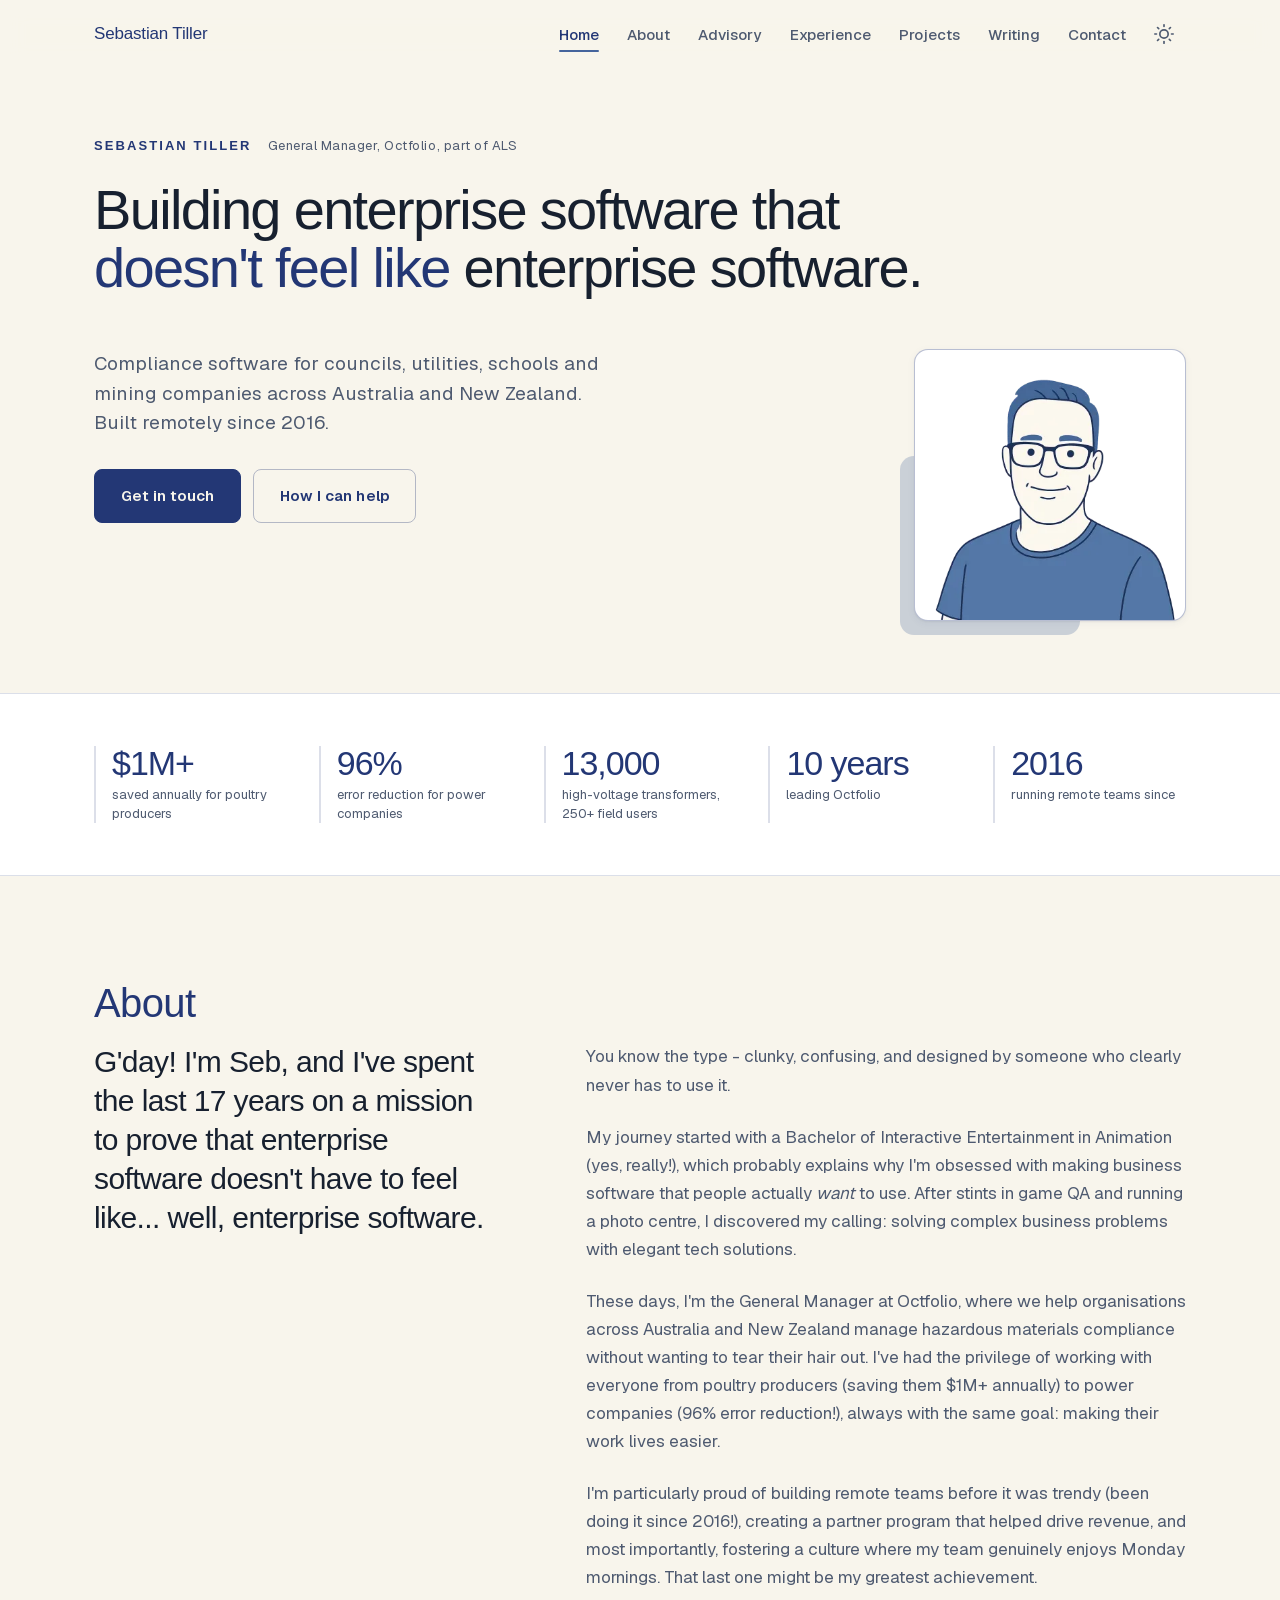
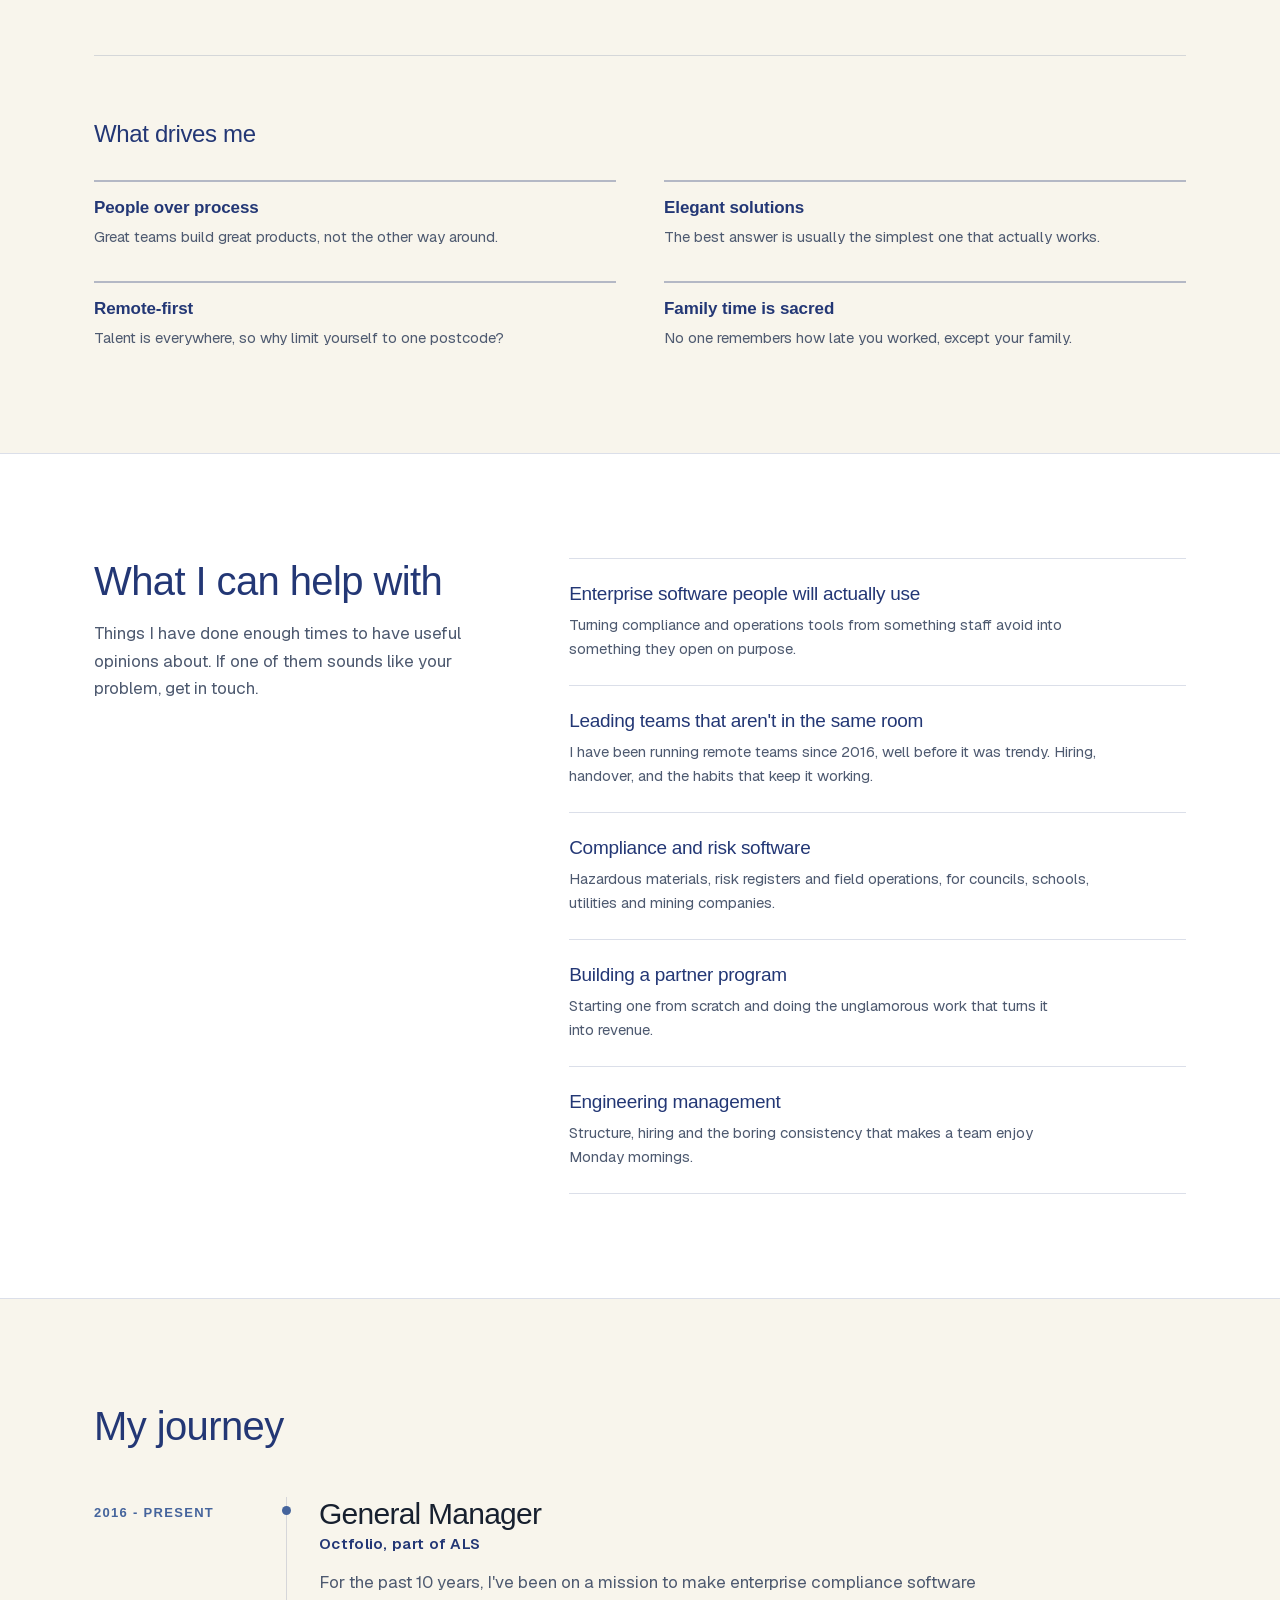
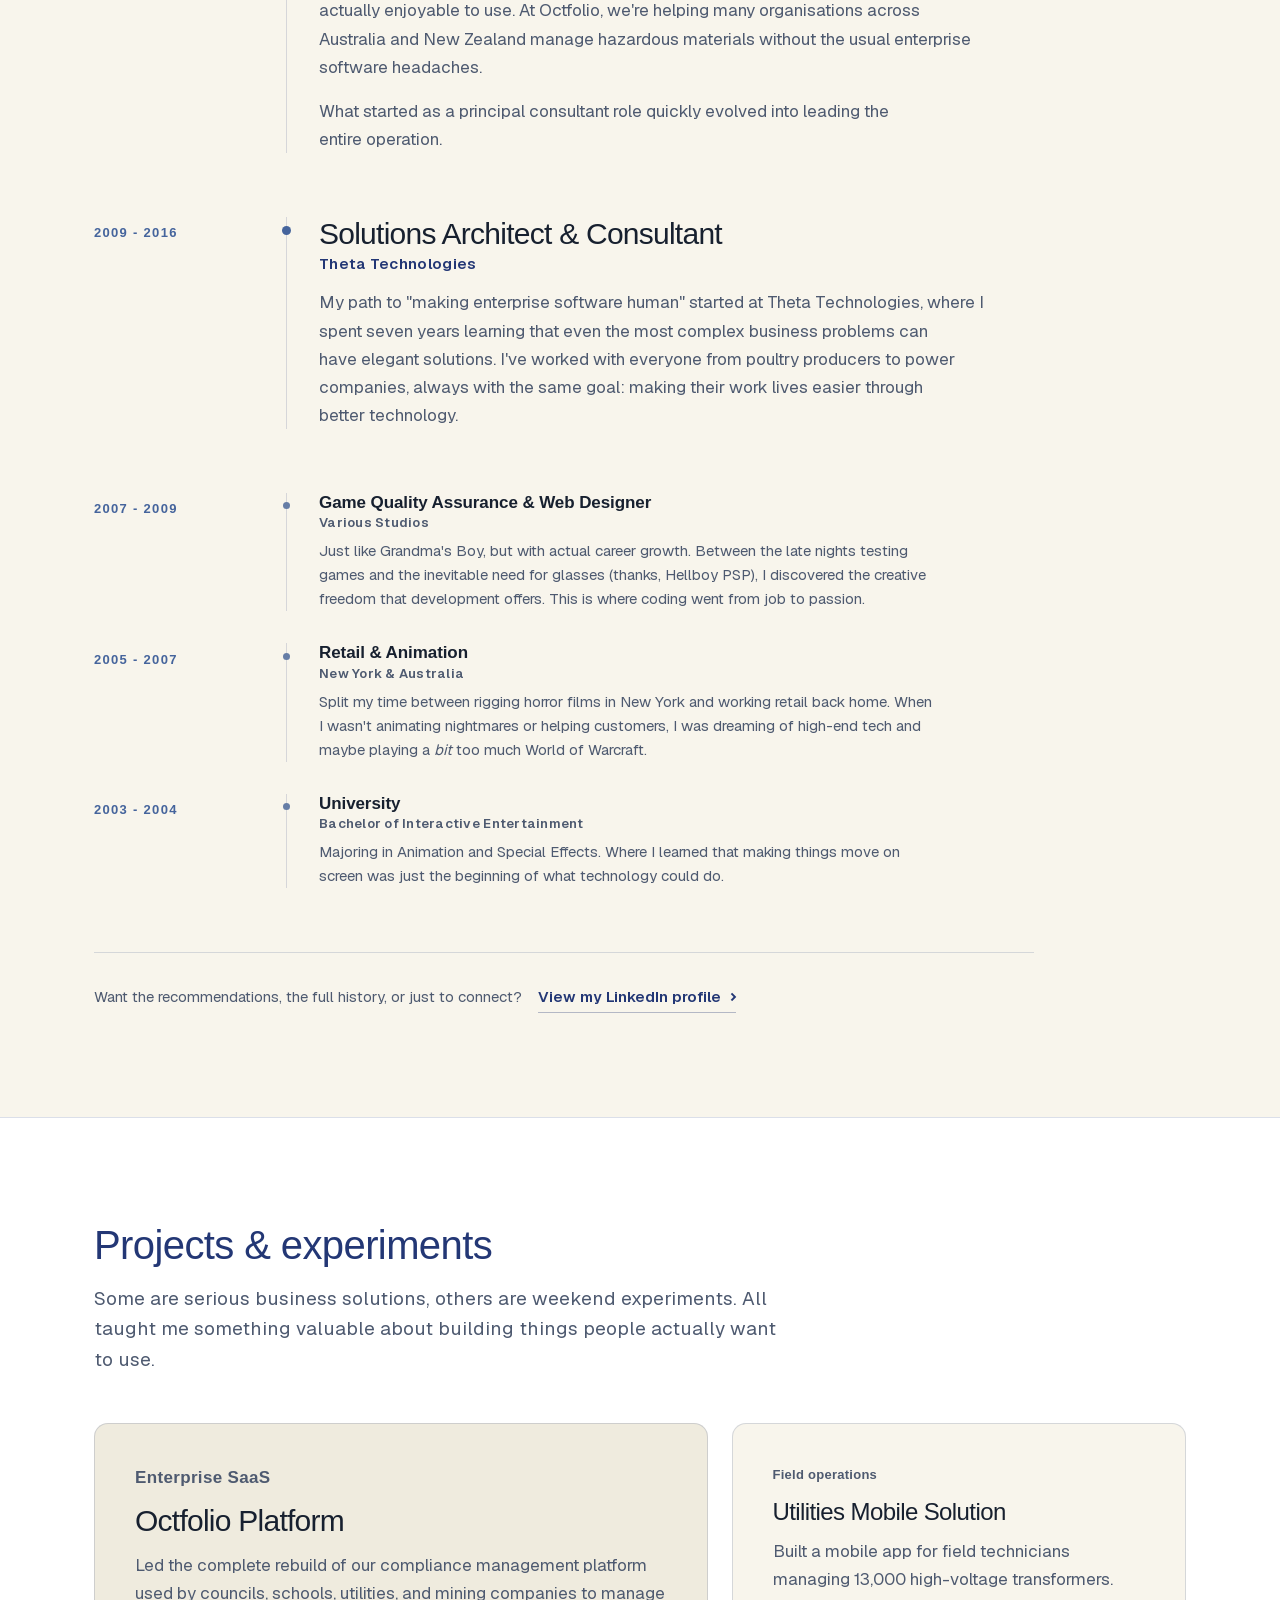
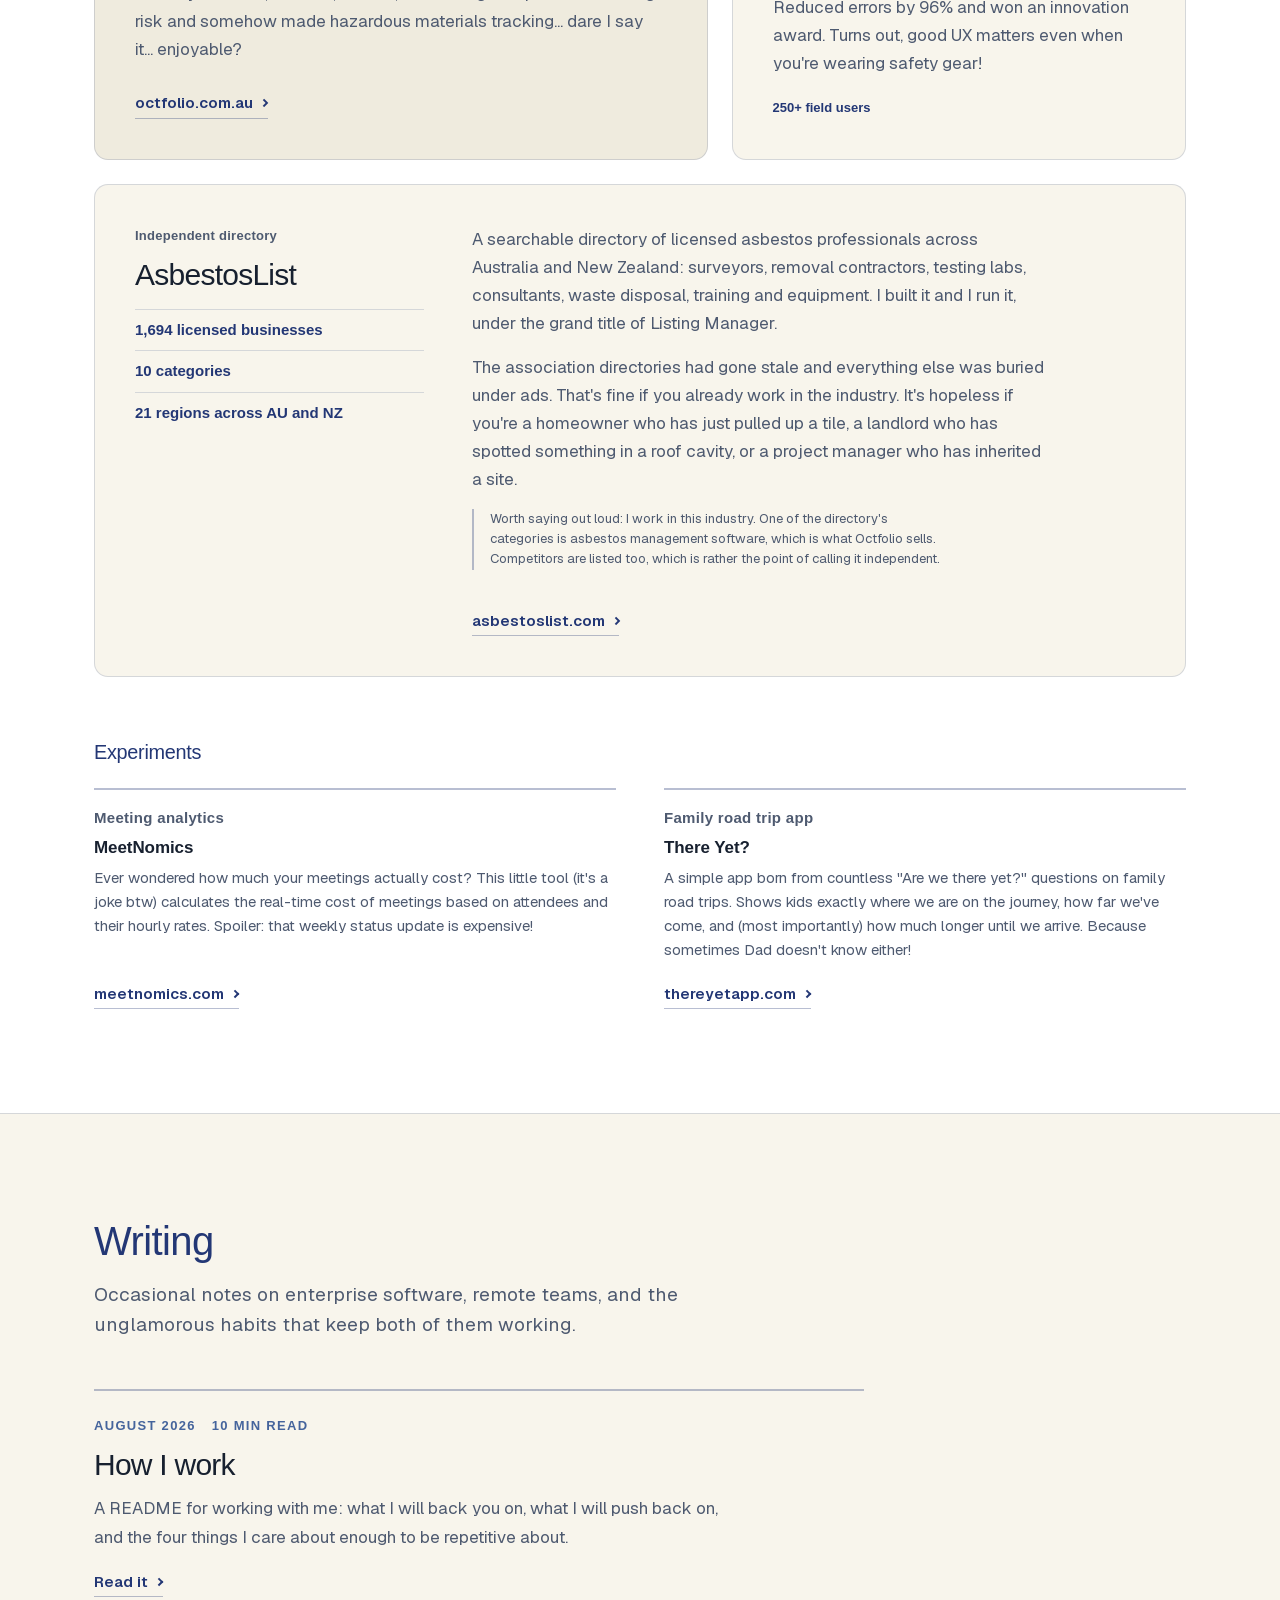
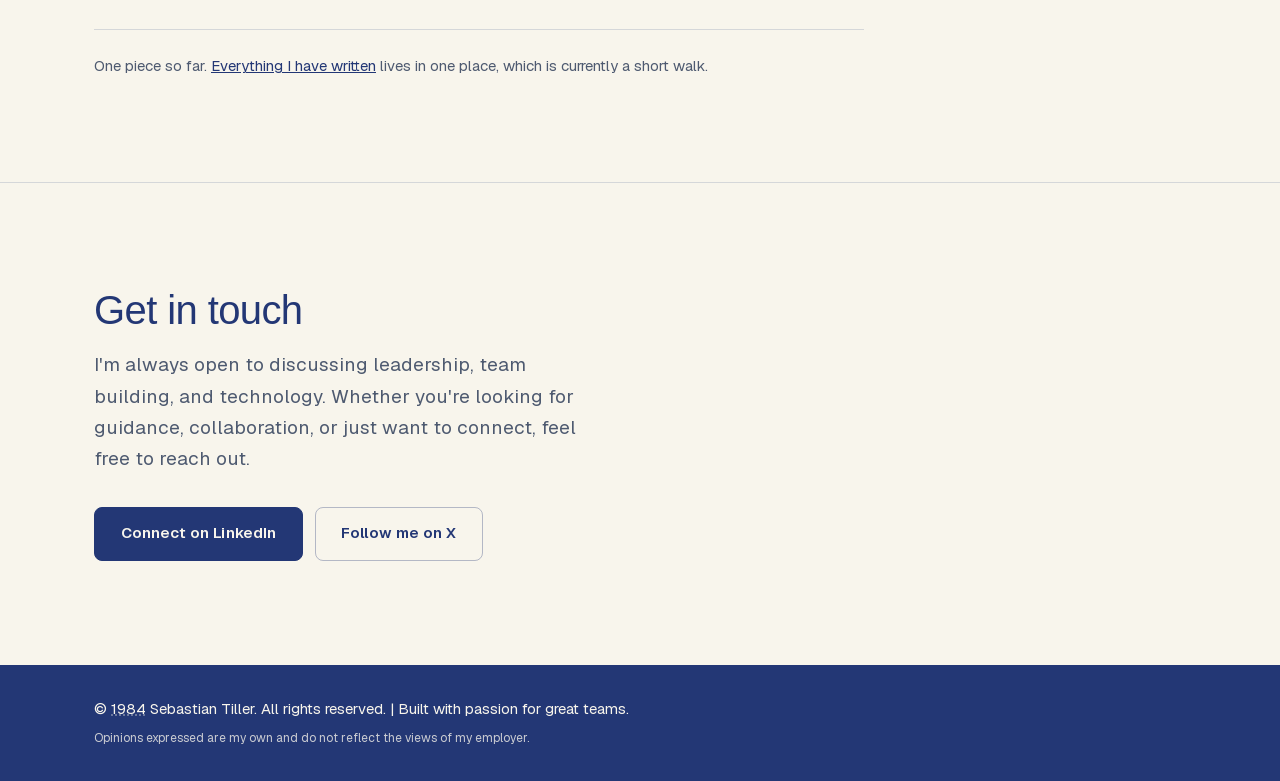
<file: index.html>
<!DOCTYPE html>
<html lang="en-AU">
<head>
    <meta charset="UTF-8">
    <meta name="viewport" content="width=device-width, initial-scale=1.0, viewport-fit=cover, user-scalable=yes">
    <title>Sebastian Tiller - Enterprise software that doesn't feel like enterprise software</title>

    <!-- Security Headers -->
    <meta http-equiv="Content-Security-Policy" content="default-src 'self'; img-src 'self' data: https:; style-src 'self' 'unsafe-inline'; script-src 'self' 'unsafe-inline' https://www.googletagmanager.com https://www.google-analytics.com; font-src 'self'; connect-src 'self' https://www.google-analytics.com https://analytics.google.com https://www.googletagmanager.com; frame-ancestors 'none'; base-uri 'self'; form-action 'self';">
    <meta name="referrer" content="strict-origin-when-cross-origin">
    <meta name="description" content="Building enterprise software that doesn't feel like enterprise software. Sebastian Tiller is General Manager at Octfolio, a technology leader in Australia.">
    <meta name="keywords" content="Sebastian Tiller, Technology Leadership, Team Building, Engineering Management, Career Development">
    <meta name="author" content="Sebastian Tiller">

    <!-- Open Graph / Facebook -->
    <meta property="og:type" content="website">
    <meta property="og:url" content="https://www.sebastiantiller.com/">
    <meta property="og:title" content="Sebastian Tiller - Building enterprise software that doesn't feel like enterprise software">
    <meta property="og:description" content="General Manager at Octfolio, specialising in enterprise software, team building, and remote leadership.">
    <meta property="og:image" content="https://www.sebastiantiller.com/imgs/sebastian-tiller-og-2026.png">
    <meta property="og:image:width" content="1200">
    <meta property="og:image:height" content="630">
    <meta property="og:image:type" content="image/png">
    <meta property="og:image:alt" content="Sebastian Tiller, General Manager at Octfolio - Building enterprise software that doesn't feel like enterprise software">
    <meta property="og:locale" content="en_AU">

    <!-- X (Twitter) -->
    <meta property="twitter:card" content="summary_large_image">
    <meta property="twitter:url" content="https://www.sebastiantiller.com/">
    <meta property="twitter:title" content="Sebastian Tiller - Building enterprise software that doesn't feel like enterprise software">
    <meta property="twitter:description" content="General Manager at Octfolio, specialising in enterprise software, team building, and remote leadership.">
    <meta property="twitter:image" content="https://www.sebastiantiller.com/imgs/sebastian-tiller-og-2026.png">

    <!-- Preconnect to external domains -->
    <link rel="preconnect" href="https://www.linkedin.com">
    <link rel="preconnect" href="https://x.com">

    <!-- Preload critical resources -->
    <link rel="preload" as="image" href="imgs/seb-400.webp" type="image/webp">
    <link rel="preload" as="font" type="font/woff2" href="fonts/space-grotesk-latin.woff2" crossorigin>
    <link rel="preload" as="font" type="font/woff2" href="fonts/geist-latin.woff2" crossorigin>

    <!-- Colour scheme support -->
    <meta name="color-scheme" content="light dark">

    <!-- Theme initialisation (inline, before the stylesheet, to avoid a flash of
         the wrong theme). Also flags that JavaScript is available, so the
         stylesheet only hides content for scroll reveals when JS can show it
         again. Without JS the `js` class is never added and everything renders. -->
    <script>
      (function () {
        document.documentElement.classList.add('js');
        try {
          var savedTheme = localStorage.getItem('theme');
          var theme;
          if (savedTheme === 'dark' || savedTheme === 'light') {
            theme = savedTheme;
          } else {
            theme = window.matchMedia && window.matchMedia('(prefers-color-scheme: dark)').matches ? 'dark' : 'light';
          }
          document.documentElement.setAttribute('data-theme', theme);
        } catch (error) {
          document.documentElement.setAttribute('data-theme', 'light');
        }
      })();
    </script>

    <link rel="stylesheet" href="styles.css">

    <!-- Canonical URL -->
    <link rel="canonical" href="https://www.sebastiantiller.com/">

    <!-- Emoji Favicon -->
    <link rel="icon" href="data:image/svg+xml,<svg xmlns=%22http://www.w3.org/2000/svg%22 viewBox=%220 0 100 100%22><text y=%22.9em%22 font-size=%2290%22>🔧</text></svg>">

    <!-- Structured Data for SEO -->
    <script type="application/ld+json">
    {
        "@context": "https://schema.org",
        "@type": "Person",
        "name": "Sebastian Tiller",
        "givenName": "Sebastian",
        "familyName": "Tiller",
        "alternateName": "Seb Tiller",
        "description": "Technology leader and General Manager at Octfolio, specialising in enterprise software, team building, and remote leadership.",
        "url": "https://www.sebastiantiller.com/",
        "image": "https://www.sebastiantiller.com/imgs/Seb.png",
        "jobTitle": "General Manager",
        "worksFor": {
            "@type": "Organization",
            "name": "Octfolio",
            "description": "Enterprise compliance software for hazardous materials management",
            "parentOrganization": {
                "@type": "Organization",
                "name": "ALS"
            }
        },
        "sameAs": [
            "https://www.linkedin.com/in/sebastiantiller",
            "https://x.com/sebish"
        ],
        "knowsAbout": [
            "Enterprise Software Development",
            "Team Leadership",
            "Remote Team Management",
            "Hazardous Materials Compliance",
            "Business Strategy",
            "Software Architecture"
        ],
        "alumniOf": {
            "@type": "EducationalOrganization",
            "name": "University (Bachelor of Interactive Entertainment)"
        },
        "award": "Innovation Award for Utilities Mobile Solution"
    }
    </script>

    <!-- Website Structured Data -->
    <script type="application/ld+json">
    {
        "@context": "https://schema.org",
        "@type": "WebSite",
        "name": "Sebastian Tiller - Personal Website",
        "url": "https://www.sebastiantiller.com/",
        "description": "Personal website of Sebastian Tiller - Technology leader, General Manager at Octfolio, and advocate for building enterprise software that doesn't feel like enterprise software.",
        "author": {
            "@type": "Person",
            "name": "Sebastian Tiller"
        }
    }
    </script>

    <!-- Projects Structured Data. Creator is asserted only for the projects
         Seb actually built himself; the Octfolio Platform entry deliberately
         records the rebuild he led without claiming sole authorship. -->
    <script type="application/ld+json">
    {
        "@context": "https://schema.org",
        "@type": "ItemList",
        "name": "Projects by Sebastian Tiller",
        "itemListOrder": "https://schema.org/ItemListUnordered",
        "itemListElement": [
            {
                "@type": "ListItem",
                "position": 1,
                "item": {
                    "@type": "SoftwareApplication",
                    "name": "Octfolio Platform",
                    "url": "https://www.octfolio.com.au/",
                    "applicationCategory": "BusinessApplication",
                    "description": "Compliance management platform used by councils, schools, utilities and mining companies to manage hazardous materials and risk. Sebastian Tiller led the complete rebuild.",
                    "publisher": {
                        "@type": "Organization",
                        "name": "Octfolio"
                    }
                }
            },
            {
                "@type": "ListItem",
                "position": 2,
                "item": {
                    "@type": "WebSite",
                    "name": "AsbestosList",
                    "url": "https://asbestoslist.com/",
                    "description": "An independent directory of licensed asbestos professionals across Australia and New Zealand, covering surveyors, removal contractors, testing laboratories, consultants, waste disposal, training and equipment.",
                    "creator": {
                        "@type": "Person",
                        "name": "Sebastian Tiller",
                        "url": "https://www.sebastiantiller.com/"
                    }
                }
            },
            {
                "@type": "ListItem",
                "position": 3,
                "item": {
                    "@type": "WebApplication",
                    "name": "MeetNomics",
                    "url": "https://meetnomics.com/",
                    "applicationCategory": "BusinessApplication",
                    "description": "A tongue-in-cheek tool that calculates the real-time cost of a meeting from its attendees and their hourly rates.",
                    "creator": {
                        "@type": "Person",
                        "name": "Sebastian Tiller",
                        "url": "https://www.sebastiantiller.com/"
                    }
                }
            },
            {
                "@type": "ListItem",
                "position": 4,
                "item": {
                    "@type": "WebApplication",
                    "name": "There Yet?",
                    "url": "https://thereyetapp.com/",
                    "description": "A family road trip app that shows kids where they are on the journey, how far they have come, and how much longer until they arrive.",
                    "creator": {
                        "@type": "Person",
                        "name": "Sebastian Tiller",
                        "url": "https://www.sebastiantiller.com/"
                    }
                }
            }
        ]
    }
    </script>

    <!-- Google tag (gtag.js) -->
    <script async src="https://www.googletagmanager.com/gtag/js?id=G-3JDFV7PDCG"></script>
    <script>
      window.dataLayer = window.dataLayer || [];
      function gtag(){dataLayer.push(arguments);}
      gtag('js', new Date());

      gtag('config', 'G-3JDFV7PDCG');
    </script>
</head>
<body>
    <!-- Skip to main content link for accessibility -->
    <a href="#main-content" class="skip-link">Skip to main content</a>

    <!-- Navigation -->
    <nav class="navbar" role="navigation" aria-label="Main navigation">
        <div class="container">
            <a href="#home" class="nav-brand">Sebastian Tiller</a>
            <ul class="nav-menu" id="primary-navigation">
                <li><a href="#home" class="nav-link">Home</a></li>
                <li><a href="#about" class="nav-link">About</a></li>
                <li><a href="#advisory" class="nav-link">Advisory</a></li>
                <li><a href="#experience" class="nav-link">Experience</a></li>
                <li><a href="#projects" class="nav-link">Projects</a></li>
                <li><a href="#writing" class="nav-link">Writing</a></li>
                <li><a href="#contact" class="nav-link">Contact</a></li>
            </ul>
            <div class="nav-actions">
                <button class="theme-toggle" aria-label="Toggle dark mode" title="Toggle dark mode">
                    <svg class="sun-icon" width="20" height="20" viewBox="0 0 24 24" fill="none" stroke="currentColor" stroke-width="2" stroke-linecap="round" stroke-linejoin="round" aria-hidden="true" focusable="false">
                        <circle cx="12" cy="12" r="5"></circle>
                        <line x1="12" y1="1" x2="12" y2="3"></line>
                        <line x1="12" y1="21" x2="12" y2="23"></line>
                        <line x1="4.22" y1="4.22" x2="5.64" y2="5.64"></line>
                        <line x1="18.36" y1="18.36" x2="19.78" y2="19.78"></line>
                        <line x1="1" y1="12" x2="3" y2="12"></line>
                        <line x1="21" y1="12" x2="23" y2="12"></line>
                        <line x1="4.22" y1="19.78" x2="5.64" y2="18.36"></line>
                        <line x1="18.36" y1="5.64" x2="19.78" y2="4.22"></line>
                    </svg>
                    <svg class="moon-icon" width="20" height="20" viewBox="0 0 24 24" fill="none" stroke="currentColor" stroke-width="2" stroke-linecap="round" stroke-linejoin="round" aria-hidden="true" focusable="false">
                        <path d="M21 12.79A9 9 0 1 1 11.21 3 7 7 0 0 0 21 12.79z"></path>
                    </svg>
                </button>
                <button class="hamburger" aria-label="Toggle navigation menu" aria-expanded="false" aria-controls="primary-navigation">
                    <span></span>
                    <span></span>
                    <span></span>
                </button>
            </div>
        </div>
    </nav>

    <main id="main-content">

    <!-- Hero -->
    <section id="home" class="hero">
        <div class="container">
            <p class="hero__eyebrow">
                <span class="hero__name">Sebastian Tiller</span>
                <span class="hero__role">General Manager, Octfolio, part of ALS</span>
            </p>
            <h1 class="hero__title">Building enterprise software that <span class="hero__accent">doesn't feel like</span> enterprise software.</h1>
            <div class="hero__foot">
                <div class="hero__pitch">
                    <p class="hero__lede">Compliance software for councils, utilities, schools and mining companies across Australia and New Zealand. Built remotely since 2016.</p>
                    <div class="hero-cta">
                        <a href="#contact" class="btn btn-primary">Get in touch</a>
                        <a href="#advisory" class="btn btn-secondary">How I can help</a>
                    </div>
                </div>
                <figure class="hero-portrait">
                    <picture>
                        <source srcset="imgs/seb-400.webp" type="image/webp">
                        <img src="imgs/seb-400.png"
                             alt="Illustrated portrait of Sebastian Tiller"
                             class="profile-img"
                             fetchpriority="high"
                             width="400"
                             height="400">
                    </picture>
                </figure>
            </div>
        </div>
    </section>

    <!-- Proof band. Every figure here also appears in the sections below. -->
    <section class="proof" aria-label="Results at a glance">
        <div class="container">
            <dl class="proof__grid">
                <div class="proof__item">
                    <dt class="proof__value">$1M+</dt>
                    <dd class="proof__label">saved annually for poultry producers</dd>
                </div>
                <div class="proof__item">
                    <dt class="proof__value">96%</dt>
                    <dd class="proof__label">error reduction for power companies</dd>
                </div>
                <div class="proof__item">
                    <dt class="proof__value">13,000</dt>
                    <dd class="proof__label">high-voltage transformers, 250+ field users</dd>
                </div>
                <div class="proof__item">
                    <dt class="proof__value"><span class="js-years" data-since="2016">10</span> years</dt>
                    <dd class="proof__label">leading Octfolio</dd>
                </div>
                <div class="proof__item">
                    <dt class="proof__value">2016</dt>
                    <dd class="proof__label">running remote teams since</dd>
                </div>
            </dl>
        </div>
    </section>

    <!-- About -->
    <section id="about" class="section about">
        <div class="container">
            <h2 class="section__title">About</h2>
            <div class="about__grid">
                <p class="about__lede">G'day! I'm Seb, and I've spent the last <span class="js-years" data-since="2009">17</span> years on a mission to prove that enterprise software doesn't have to feel like... well, enterprise software.</p>
                <div class="about__body">
                    <p>You know the type - clunky, confusing, and designed by someone who clearly never has to use it.</p>
                    <p>My journey started with a Bachelor of Interactive Entertainment in Animation (yes, really!), which probably explains why I'm obsessed with making business software that people actually <em>want</em> to use. After stints in game QA and running a photo centre, I discovered my calling: solving complex business problems with elegant tech solutions.</p>
                    <p>These days, I'm the General Manager at Octfolio, where we help organisations across Australia and New Zealand manage hazardous materials compliance without wanting to tear their hair out. I've had the privilege of working with everyone from poultry producers (saving them $1M+ annually) to power companies (96% error reduction!), always with the same goal: making their work lives easier.</p>
                    <p>I'm particularly proud of building remote teams before it was trendy (been doing it since 2016!), creating a partner program that helped drive revenue, and most importantly, fostering a culture where my team genuinely enjoys Monday mornings. That last one might be my greatest achievement.</p>
                </div>
            </div>

            <div class="values">
                <h3 class="values__title">What drives me</h3>
                <ul class="values__grid">
                    <li class="value">
                        <h4 class="value__name">People over process</h4>
                        <p>Great teams build great products, not the other way around.</p>
                    </li>
                    <li class="value">
                        <h4 class="value__name">Elegant solutions</h4>
                        <p>The best answer is usually the simplest one that actually works.</p>
                    </li>
                    <li class="value">
                        <h4 class="value__name">Remote-first</h4>
                        <p>Talent is everywhere, so why limit yourself to one postcode?</p>
                    </li>
                    <li class="value">
                        <h4 class="value__name">Family time is sacred</h4>
                        <p>No one remembers how late you worked, except your family.</p>
                    </li>
                </ul>
            </div>
        </div>
    </section>

    <!-- Advisory. Copy in this section is drawn from the expertise evidenced
         elsewhere on the page. It makes no claim about rates or availability. -->
    <section id="advisory" class="section advisory">
        <div class="container">
            <div class="advisory__grid">
                <div class="advisory__head">
                    <h2 class="section__title">What I can help with</h2>
                    <p class="section__lede">Things I have done enough times to have useful opinions about. If one of them sounds like your problem, get in touch.</p>
                </div>
                <ul class="advisory__list">
                    <li class="advisory__item" data-reveal>
                        <h3 class="advisory__name">Enterprise software people will actually use</h3>
                        <p>Turning compliance and operations tools from something staff avoid into something they open on purpose.</p>
                    </li>
                    <li class="advisory__item" data-reveal>
                        <h3 class="advisory__name">Leading teams that aren't in the same room</h3>
                        <p>I have been running remote teams since 2016, well before it was trendy. Hiring, handover, and the habits that keep it working.</p>
                    </li>
                    <li class="advisory__item" data-reveal>
                        <h3 class="advisory__name">Compliance and risk software</h3>
                        <p>Hazardous materials, risk registers and field operations, for councils, schools, utilities and mining companies.</p>
                    </li>
                    <li class="advisory__item" data-reveal>
                        <h3 class="advisory__name">Building a partner program</h3>
                        <p>Starting one from scratch and doing the unglamorous work that turns it into revenue.</p>
                    </li>
                    <li class="advisory__item" data-reveal>
                        <h3 class="advisory__name">Engineering management</h3>
                        <p>Structure, hiring and the boring consistency that makes a team enjoy Monday mornings.</p>
                    </li>
                </ul>
            </div>
        </div>
    </section>

    <!-- Experience -->
    <section id="experience" class="section experience">
        <div class="container">
            <div class="section__head">
                <h2 class="section__title">My journey</h2>
            </div>
            <ol class="timeline">
                <li class="timeline-item" data-reveal>
                    <p class="timeline-date">2016 - Present</p>
                    <div class="timeline-content">
                        <h3>General Manager</h3>
                        <h4>Octfolio, part of ALS</h4>
                        <p>For the past <span class="js-years" data-since="2016">10</span> years, I've been on a mission to make enterprise compliance software actually enjoyable to use. At Octfolio, we're helping many organisations across Australia and New Zealand manage hazardous materials without the usual enterprise software headaches.</p>
                        <p>What started as a principal consultant role quickly evolved into leading the entire operation.</p>
                    </div>
                </li>
                <li class="timeline-item" data-reveal>
                    <p class="timeline-date">2009 - 2016</p>
                    <div class="timeline-content">
                        <h3>Solutions Architect &amp; Consultant</h3>
                        <h4>Theta Technologies</h4>
                        <p>My path to "making enterprise software human" started at Theta Technologies, where I spent seven years learning that even the most complex business problems can have elegant solutions. I've worked with everyone from poultry producers to power companies, always with the same goal: making their work lives easier through better technology.</p>
                    </div>
                </li>
                <li class="timeline-item timeline-item--compact" data-reveal>
                    <p class="timeline-date">2007 - 2009</p>
                    <div class="timeline-content">
                        <h3>Game Quality Assurance &amp; Web Designer</h3>
                        <h4>Various Studios</h4>
                        <p>Just like Grandma's Boy, but with actual career growth. Between the late nights testing games and the inevitable need for glasses (thanks, Hellboy PSP), I discovered the creative freedom that development offers. This is where coding went from job to passion.</p>
                    </div>
                </li>
                <li class="timeline-item timeline-item--compact" data-reveal>
                    <p class="timeline-date">2005 - 2007</p>
                    <div class="timeline-content">
                        <h3>Retail &amp; Animation</h3>
                        <h4>New York &amp; Australia</h4>
                        <p>Split my time between rigging horror films in New York and working retail back home. When I wasn't animating nightmares or helping customers, I was dreaming of high-end tech and maybe playing a <em>bit</em> too much World of Warcraft.</p>
                    </div>
                </li>
                <li class="timeline-item timeline-item--compact" data-reveal>
                    <p class="timeline-date">2003 - 2004</p>
                    <div class="timeline-content">
                        <h3>University</h3>
                        <h4>Bachelor of Interactive Entertainment</h4>
                        <p>Majoring in Animation and Special Effects. Where I learned that making things move on screen was just the beginning of what technology could do.</p>
                    </div>
                </li>
            </ol>
            <p class="timeline-note">
                <span>Want the recommendations, the full history, or just to connect?</span>
                <a href="https://www.linkedin.com/in/sebastiantiller" class="link-out" target="_blank" rel="noopener noreferrer">View my LinkedIn profile</a>
            </p>
        </div>
    </section>

    <!-- Projects -->
    <section id="projects" class="section projects">
        <div class="container">
            <div class="section__head">
                <h2 class="section__title">Projects &amp; experiments</h2>
                <p class="section__lede">Some are serious business solutions, others are weekend experiments. All taught me something valuable about building things people actually want to use.</p>
            </div>

            <div class="projects__featured">
                <article class="project-card project-card--lead" data-reveal>
                    <p class="project-type">Enterprise SaaS</p>
                    <h3>Octfolio Platform</h3>
                    <p>Led the complete rebuild of our compliance management platform used by councils, schools, utilities, and mining companies to manage risk and somehow made hazardous materials tracking... dare I say it... enjoyable?</p>
                    <p class="project-card__link">
                        <a href="https://www.octfolio.com.au/" class="link-out" target="_blank" rel="noopener noreferrer">octfolio.com.au</a>
                    </p>
                </article>

                <article class="project-card project-card--support" data-reveal>
                    <p class="project-type">Field operations</p>
                    <h3>Utilities Mobile Solution</h3>
                    <p>Built a mobile app for field technicians managing 13,000 high-voltage transformers. Reduced errors by 96% and won an innovation award. Turns out, good UX matters even when you're wearing safety gear!</p>
                    <ul class="project-stats">
                        <li>250+ field users</li>
                    </ul>
                </article>
            </div>

            <article class="project-card project-card--wide" data-reveal>
                <div class="project-card__aside">
                    <p class="project-type">Independent directory</p>
                    <h3>AsbestosList</h3>
                    <ul class="project-stats project-stats--stack">
                        <li>1,694 licensed businesses</li>
                        <li>10 categories</li>
                        <li>21 regions across AU and NZ</li>
                    </ul>
                </div>
                <div class="project-card__main">
                    <p>A searchable directory of licensed asbestos professionals across Australia and New Zealand: surveyors, removal contractors, testing labs, consultants, waste disposal, training and equipment. I built it and I run it, under the grand title of Listing Manager.</p>
                    <p>The association directories had gone stale and everything else was buried under ads. That's fine if you already work in the industry. It's hopeless if you're a homeowner who has just pulled up a tile, a landlord who has spotted something in a roof cavity, or a project manager who has inherited a site.</p>
                    <p class="project-note">Worth saying out loud: I work in this industry. One of the directory's categories is asbestos management software, which is what Octfolio sells. Competitors are listed too, which is rather the point of calling it independent.</p>
                    <p class="project-card__link">
                        <a href="https://asbestoslist.com/" class="link-out" target="_blank" rel="noopener noreferrer">asbestoslist.com</a>
                    </p>
                </div>
            </article>

            <div class="projects__experiments">
                <h3 class="projects__subhead">Experiments</h3>
                <div class="experiment-grid">
                    <article class="project-card project-card--experiment" data-reveal>
                        <p class="project-type">Meeting analytics</p>
                        <h3>MeetNomics</h3>
                        <p>Ever wondered how much your meetings actually cost? This little tool (it's a joke btw) calculates the real-time cost of meetings based on attendees and their hourly rates. Spoiler: that weekly status update is expensive!</p>
                        <p class="project-card__link">
                            <a href="https://meetnomics.com/" class="link-out" target="_blank" rel="noopener noreferrer">meetnomics.com</a>
                        </p>
                    </article>

                    <article class="project-card project-card--experiment" data-reveal>
                        <p class="project-type">Family road trip app</p>
                        <h3>There Yet?</h3>
                        <p>A simple app born from countless "Are we there yet?" questions on family road trips. Shows kids exactly where we are on the journey, how far we've come, and (most importantly) how much longer until we arrive. Because sometimes Dad doesn't know either!</p>
                        <p class="project-card__link">
                            <a href="https://thereyetapp.com/" class="link-out" target="_blank" rel="noopener noreferrer">thereyetapp.com</a>
                        </p>
                    </article>
                </div>
            </div>
        </div>
    </section>

    <!-- Writing. Layout family 7, the editorial measure: one stacked entry at
         reading width rather than a card grid, so a single post reads as
         deliberate. Full list lives at /writing/. -->
    <section id="writing" class="section writing">
        <div class="container">
            <div class="section__head">
                <h2 class="section__title">Writing</h2>
                <p class="section__lede">Occasional notes on enterprise software, remote teams, and the unglamorous habits that keep both of them working.</p>
            </div>

            <div class="post-column">
                <ol class="post-list">
                    <li class="post" data-reveal>
                        <p class="post__meta">
                            <span>August 2026</span>
                            <span>10 min read</span>
                        </p>
                        <h3 class="post__title"><a href="writing/how-i-work/">How I work</a></h3>
                        <p class="post__standfirst">A README for working with me: what I will back you on, what I will push back on, and the four things I care about enough to be repetitive about.</p>
                        <p><a href="writing/how-i-work/" class="link-out">Read it</a></p>
                    </li>
                </ol>

                <p class="post-note">One piece so far. <a href="writing/">Everything I have written</a> lives in one place, which is currently a short walk.</p>
            </div>
        </div>
    </section>

    <!-- Contact -->
    <section id="contact" class="section contact">
        <div class="container">
            <div class="contact__inner">
                <h2 class="section__title">Get in touch</h2>
                <p class="contact__text">I'm always open to discussing leadership, team building, and technology. Whether you're looking for guidance, collaboration, or just want to connect, feel free to reach out.</p>
                <div class="contact-cta">
                    <a href="https://www.linkedin.com/in/sebastiantiller" class="btn btn-primary" target="_blank" rel="noopener noreferrer">Connect on LinkedIn</a>
                    <a href="https://x.com/sebish" class="btn btn-secondary" target="_blank" rel="noopener noreferrer">Follow me on X</a>
                </div>
            </div>
        </div>
    </section>

    </main>

    <!-- Footer -->
    <footer class="footer" role="contentinfo">
        <div class="container">
            <p>&copy; <abbr title="Yes, 1984. It's a birth year, not a typo.">1984</abbr> Sebastian Tiller. All rights reserved. | Built with passion for great teams.</p>
            <p class="disclaimer">Opinions expressed are my own and do not reflect the views of my employer.</p>
        </div>
    </footer>

    <script src="script.js"></script>
</body>
</html>
</file>
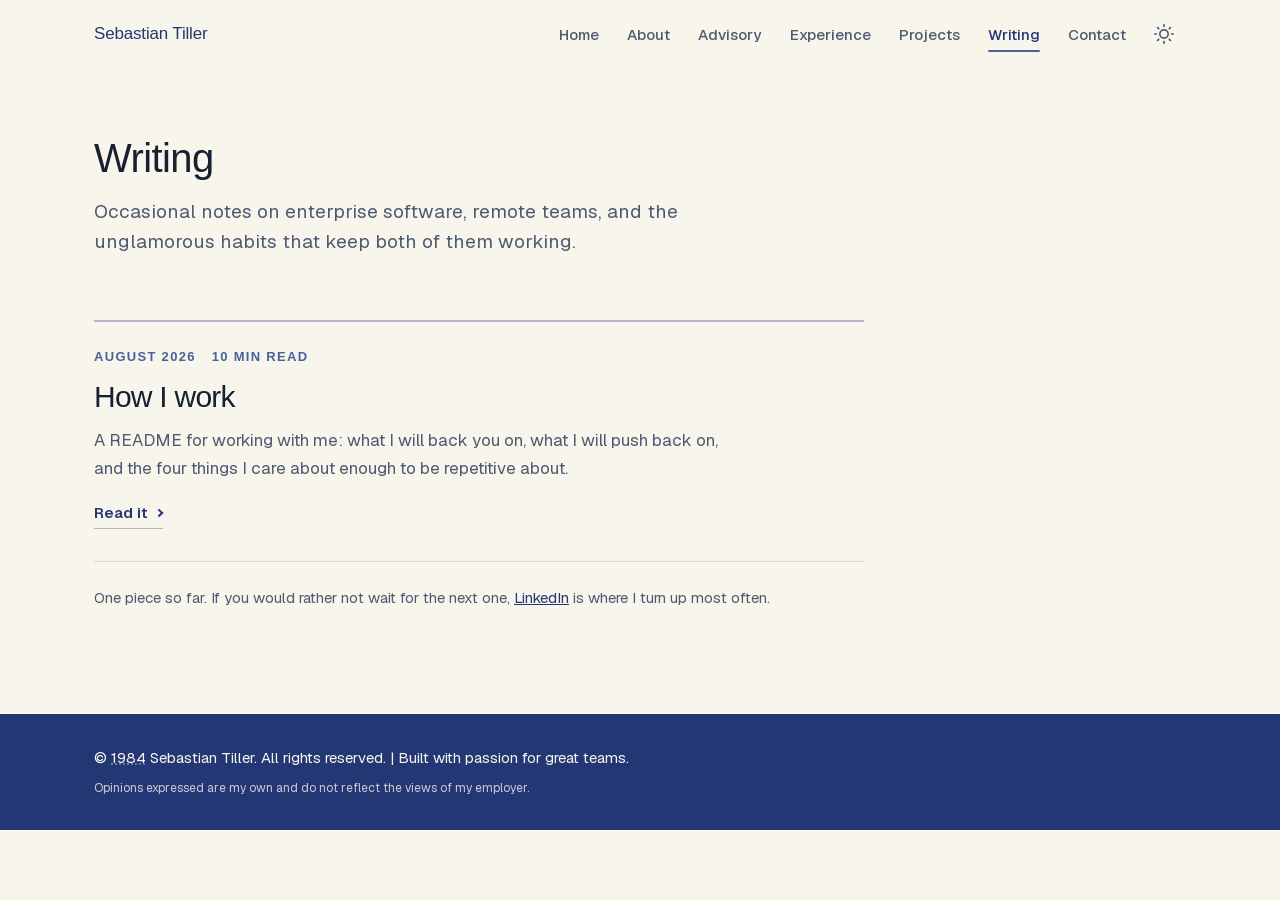
<file: writing/index.html>
<!DOCTYPE html>
<html lang="en-AU">
<head>
    <meta charset="UTF-8">
    <meta name="viewport" content="width=device-width, initial-scale=1.0, viewport-fit=cover, user-scalable=yes">
    <title>Writing - Sebastian Tiller</title>

    <!-- Security Headers -->
    <meta http-equiv="Content-Security-Policy" content="default-src 'self'; img-src 'self' data: https:; style-src 'self' 'unsafe-inline'; script-src 'self' 'unsafe-inline' https://www.googletagmanager.com https://www.google-analytics.com; font-src 'self'; connect-src 'self' https://www.google-analytics.com https://analytics.google.com https://www.googletagmanager.com; frame-ancestors 'none'; base-uri 'self'; form-action 'self';">
    <meta name="referrer" content="strict-origin-when-cross-origin">
    <meta name="description" content="Notes from Sebastian Tiller on enterprise software, remote teams and the unglamorous habits that keep them working.">
    <meta name="author" content="Sebastian Tiller">

    <!-- Open Graph / Facebook -->
    <meta property="og:type" content="website">
    <meta property="og:url" content="https://www.sebastiantiller.com/writing/">
    <meta property="og:title" content="Writing - Sebastian Tiller">
    <meta property="og:description" content="Notes from Sebastian Tiller on enterprise software, remote teams and the unglamorous habits that keep them working.">
    <meta property="og:image" content="https://www.sebastiantiller.com/imgs/sebastian-tiller-og-banner.png">
    <meta property="og:image:width" content="1200">
    <meta property="og:image:height" content="630">
    <meta property="og:image:type" content="image/png">
    <meta property="og:image:alt" content="Sebastian Tiller - Use your skills to bring joy">
    <meta property="og:locale" content="en_AU">

    <!-- X (Twitter) -->
    <meta property="twitter:card" content="summary_large_image">
    <meta property="twitter:url" content="https://www.sebastiantiller.com/writing/">
    <meta property="twitter:title" content="Writing - Sebastian Tiller">
    <meta property="twitter:description" content="Notes from Sebastian Tiller on enterprise software, remote teams and the unglamorous habits that keep them working.">
    <meta property="twitter:image" content="https://www.sebastiantiller.com/imgs/sebastian-tiller-og-banner.png">

    <!-- Preload critical resources -->
    <link rel="preload" as="font" type="font/woff2" href="/fonts/space-grotesk-latin.woff2" crossorigin>
    <link rel="preload" as="font" type="font/woff2" href="/fonts/geist-latin.woff2" crossorigin>

    <!-- Colour scheme support -->
    <meta name="color-scheme" content="light dark">

    <!-- Theme initialisation. Identical to the homepage, and it has to be:
         it runs before the stylesheet so the saved theme is applied without a
         flash, and it sets the `js` class the reveal animations are gated on. -->
    <script>
      (function () {
        document.documentElement.classList.add('js');
        try {
          var savedTheme = localStorage.getItem('theme');
          var theme;
          if (savedTheme === 'dark' || savedTheme === 'light') {
            theme = savedTheme;
          } else {
            theme = window.matchMedia && window.matchMedia('(prefers-color-scheme: dark)').matches ? 'dark' : 'light';
          }
          document.documentElement.setAttribute('data-theme', theme);
        } catch (error) {
          document.documentElement.setAttribute('data-theme', 'light');
        }
      })();
    </script>

    <link rel="stylesheet" href="/styles.css">

    <!-- Canonical URL -->
    <link rel="canonical" href="https://www.sebastiantiller.com/writing/">

    <!-- Emoji Favicon -->
    <link rel="icon" href="data:image/svg+xml,<svg xmlns=%22http://www.w3.org/2000/svg%22 viewBox=%220 0 100 100%22><text y=%22.9em%22 font-size=%2290%22>🔧</text></svg>">

    <!-- Structured Data for SEO -->
    <script type="application/ld+json">
    {
        "@context": "https://schema.org",
        "@type": "Blog",
        "name": "Writing - Sebastian Tiller",
        "url": "https://www.sebastiantiller.com/writing/",
        "description": "Notes from Sebastian Tiller on enterprise software, remote teams and the unglamorous habits that keep them working.",
        "author": {
            "@type": "Person",
            "name": "Sebastian Tiller",
            "url": "https://www.sebastiantiller.com/"
        },
        "blogPost": [
            {
                "@type": "BlogPosting",
                "headline": "How I work",
                "url": "https://www.sebastiantiller.com/writing/how-i-work/",
                "datePublished": "2026-08-30",
                "author": {
                    "@type": "Person",
                    "name": "Sebastian Tiller"
                }
            }
        ]
    }
    </script>

    <!-- Google tag (gtag.js) -->
    <script async src="https://www.googletagmanager.com/gtag/js?id=G-3JDFV7PDCG"></script>
    <script>
      window.dataLayer = window.dataLayer || [];
      function gtag(){dataLayer.push(arguments);}
      gtag('js', new Date());

      gtag('config', 'G-3JDFV7PDCG');
    </script>
</head>
<body>
    <!-- Skip to main content link for accessibility -->
    <a href="#main-content" class="skip-link">Skip to main content</a>

    <!-- Navigation. Same markup as the homepage, because script.js queries
         .theme-toggle, .hamburger and .nav-menu without checking they exist.
         The section links are root-relative so they land on the homepage. -->
    <nav class="navbar" role="navigation" aria-label="Main navigation">
        <div class="container">
            <a href="/" class="nav-brand">Sebastian Tiller</a>
            <ul class="nav-menu" id="primary-navigation">
                <li><a href="/" class="nav-link">Home</a></li>
                <li><a href="/#about" class="nav-link">About</a></li>
                <li><a href="/#advisory" class="nav-link">Advisory</a></li>
                <li><a href="/#experience" class="nav-link">Experience</a></li>
                <li><a href="/#projects" class="nav-link">Projects</a></li>
                <li><a href="/writing/" class="nav-link active" aria-current="page">Writing</a></li>
                <li><a href="/#contact" class="nav-link">Contact</a></li>
            </ul>
            <div class="nav-actions">
                <button class="theme-toggle" aria-label="Toggle dark mode" title="Toggle dark mode">
                    <svg class="sun-icon" width="20" height="20" viewBox="0 0 24 24" fill="none" stroke="currentColor" stroke-width="2" stroke-linecap="round" stroke-linejoin="round" aria-hidden="true" focusable="false">
                        <circle cx="12" cy="12" r="5"></circle>
                        <line x1="12" y1="1" x2="12" y2="3"></line>
                        <line x1="12" y1="21" x2="12" y2="23"></line>
                        <line x1="4.22" y1="4.22" x2="5.64" y2="5.64"></line>
                        <line x1="18.36" y1="18.36" x2="19.78" y2="19.78"></line>
                        <line x1="1" y1="12" x2="3" y2="12"></line>
                        <line x1="21" y1="12" x2="23" y2="12"></line>
                        <line x1="4.22" y1="19.78" x2="5.64" y2="18.36"></line>
                        <line x1="18.36" y1="5.64" x2="19.78" y2="4.22"></line>
                    </svg>
                    <svg class="moon-icon" width="20" height="20" viewBox="0 0 24 24" fill="none" stroke="currentColor" stroke-width="2" stroke-linecap="round" stroke-linejoin="round" aria-hidden="true" focusable="false">
                        <path d="M21 12.79A9 9 0 1 1 11.21 3 7 7 0 0 0 21 12.79z"></path>
                    </svg>
                </button>
                <button class="hamburger" aria-label="Toggle navigation menu" aria-expanded="false" aria-controls="primary-navigation">
                    <span></span>
                    <span></span>
                    <span></span>
                </button>
            </div>
        </div>
    </nav>

    <main id="main-content">
        <div class="page">
            <div class="container">
                <header class="page__head">
                    <h1 class="page__title">Writing</h1>
                    <p class="page__lede">Occasional notes on enterprise software, remote teams, and the unglamorous habits that keep both of them working.</p>
                </header>

                <div class="post-column">
                    <ol class="post-list">
                        <li class="post" data-reveal>
                            <p class="post__meta">
                                <span>August 2026</span>
                                <span>10 min read</span>
                            </p>
                            <h2 class="post__title"><a href="/writing/how-i-work/">How I work</a></h2>
                            <p class="post__standfirst">A README for working with me: what I will back you on, what I will push back on, and the four things I care about enough to be repetitive about.</p>
                            <p><a href="/writing/how-i-work/" class="link-out">Read it</a></p>
                        </li>
                    </ol>

                    <p class="post-note">One piece so far. If you would rather not wait for the next one, <a href="https://www.linkedin.com/in/sebastiantiller" target="_blank" rel="noopener noreferrer">LinkedIn</a> is where I turn up most often.</p>
                </div>
            </div>
        </div>
    </main>

    <!-- Footer -->
    <footer class="footer" role="contentinfo">
        <div class="container">
            <p>&copy; <abbr title="Yes, 1984. It's a birth year, not a typo.">1984</abbr> Sebastian Tiller. All rights reserved. | Built with passion for great teams.</p>
            <p class="disclaimer">Opinions expressed are my own and do not reflect the views of my employer.</p>
        </div>
    </footer>

    <script src="/script.js"></script>
</body>
</html>
</file>
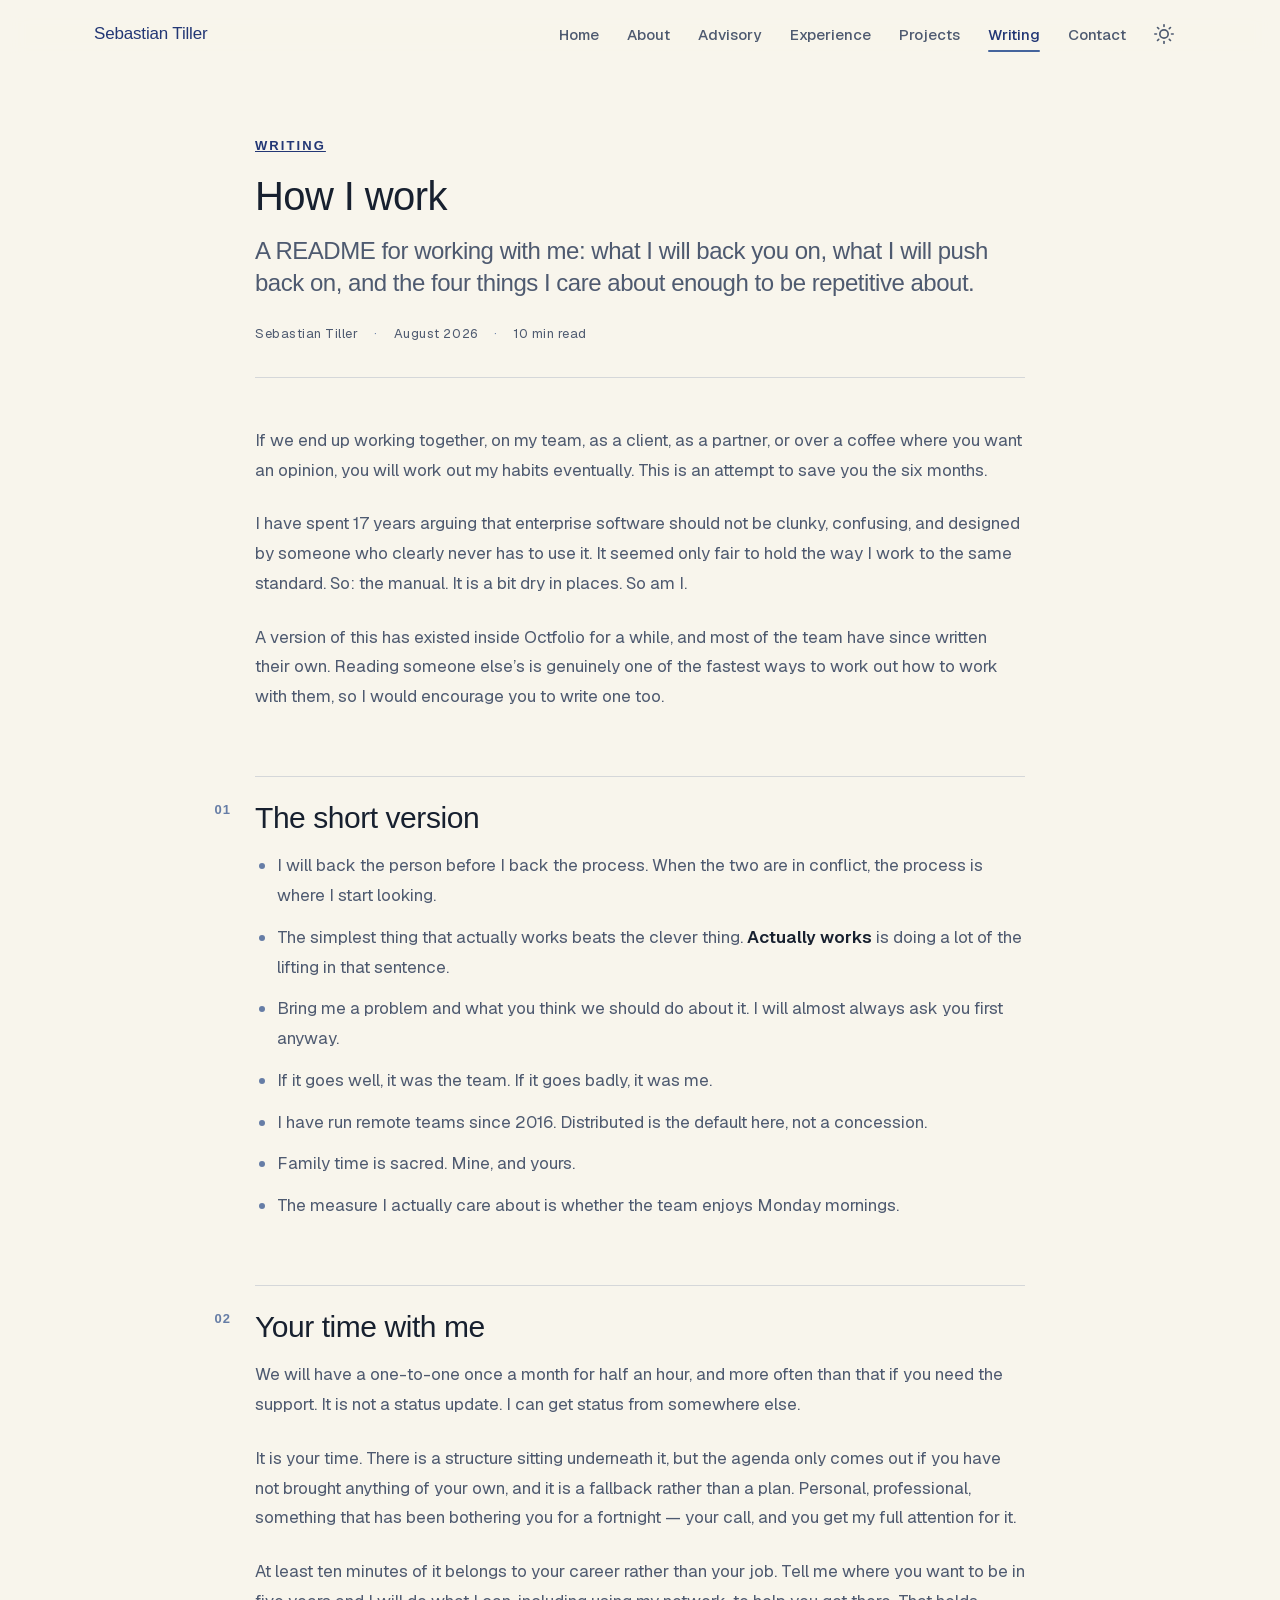
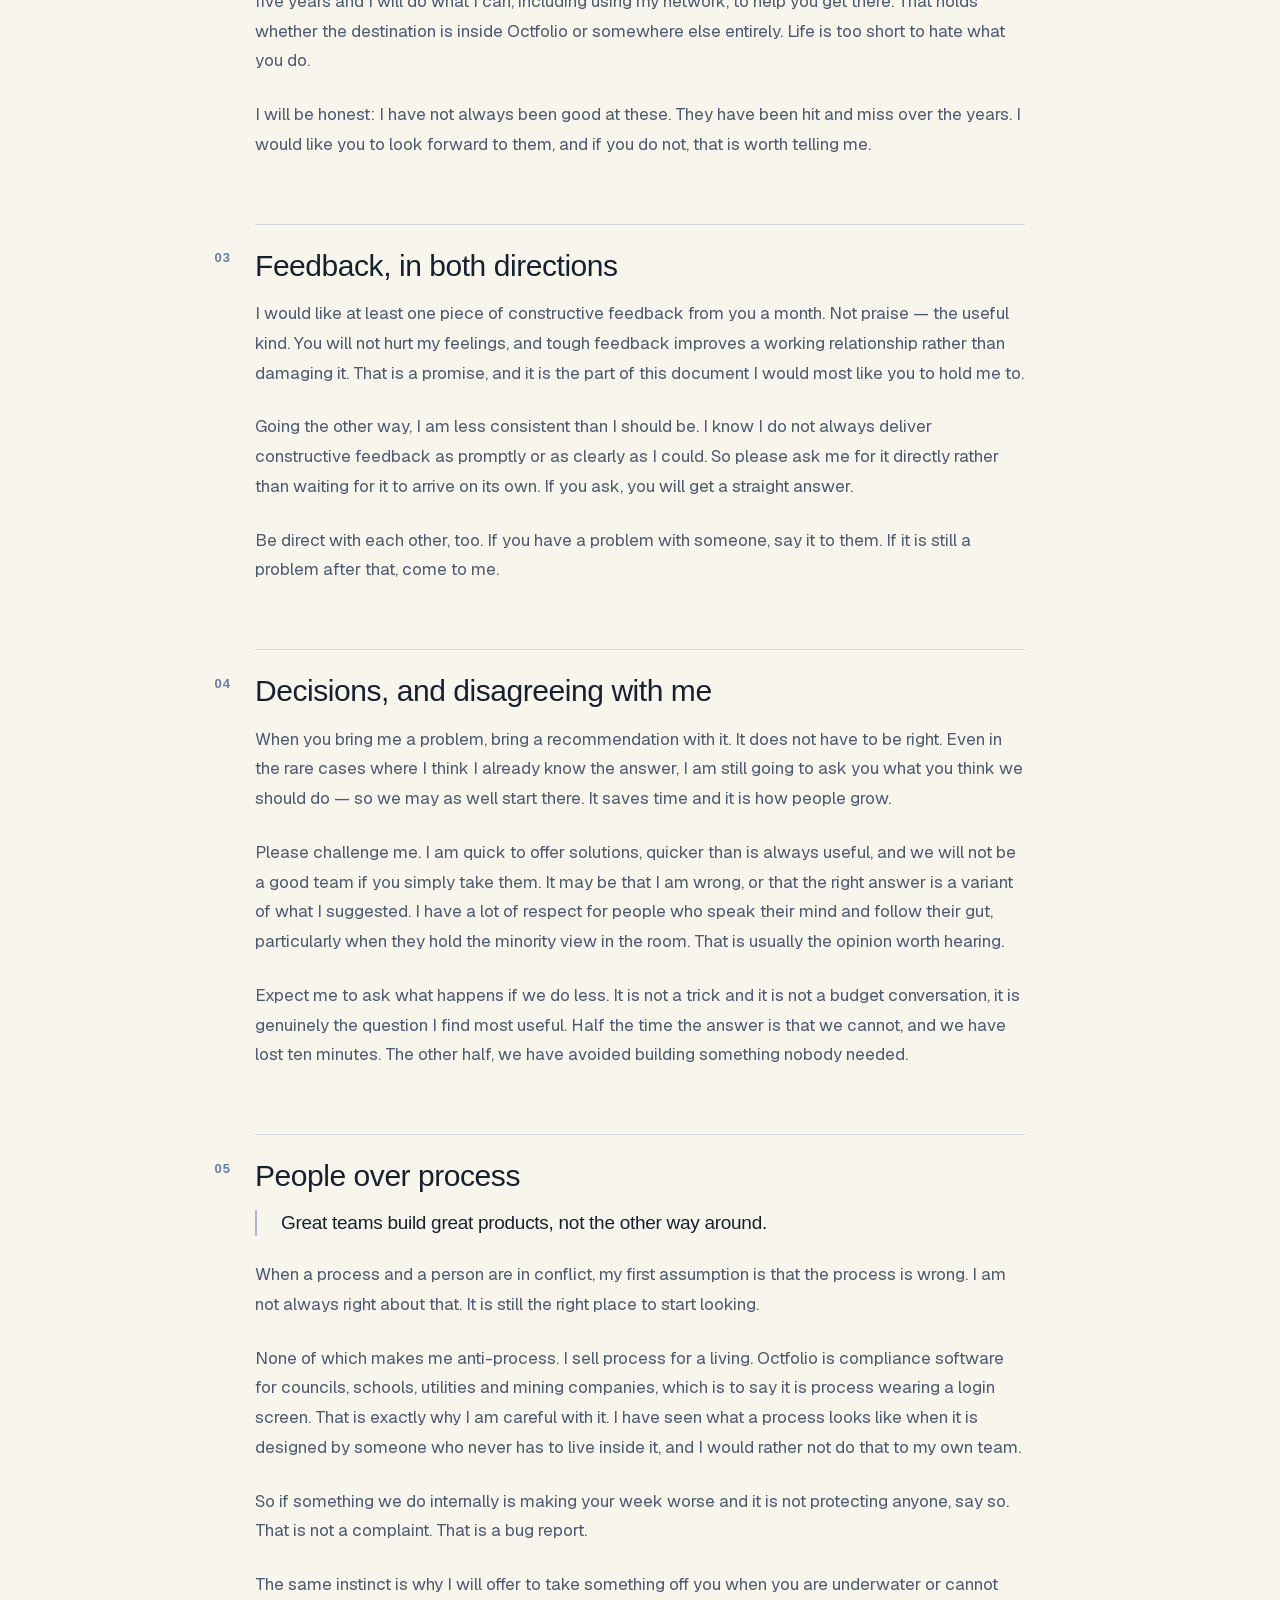
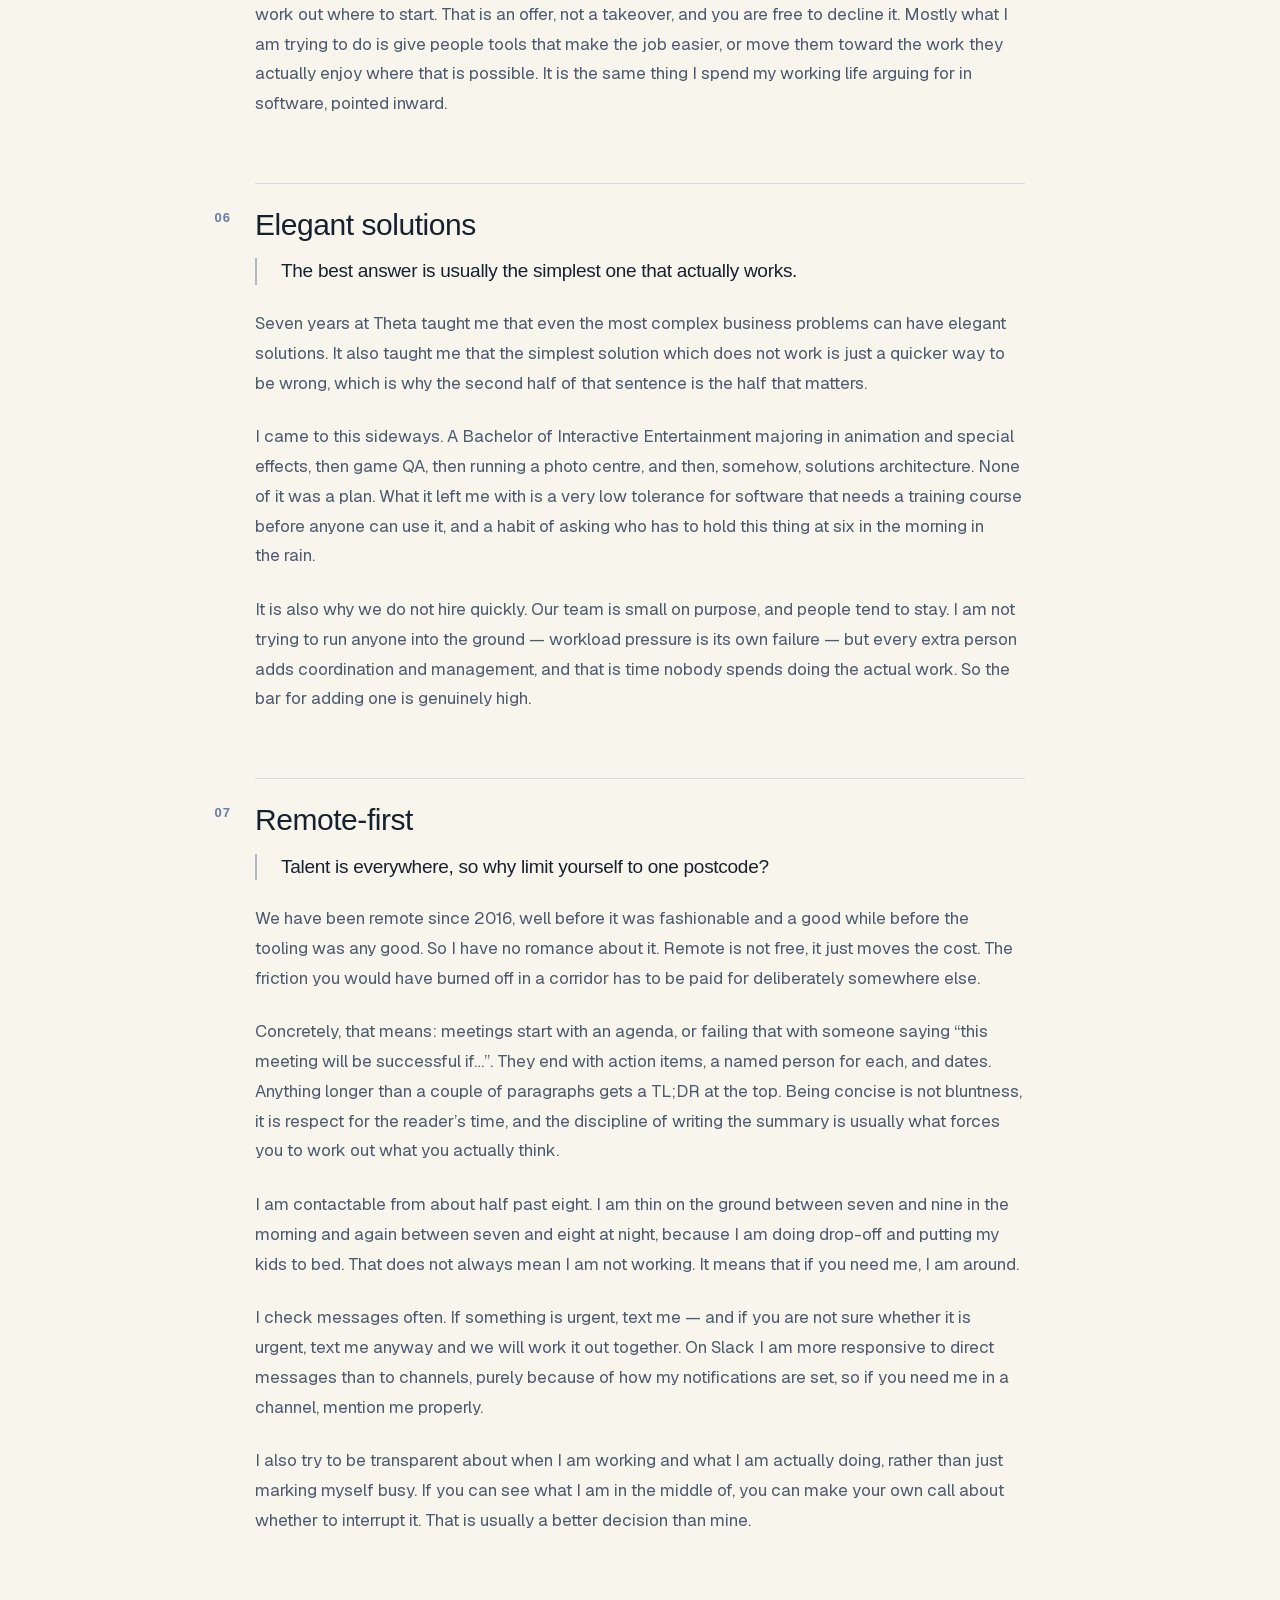
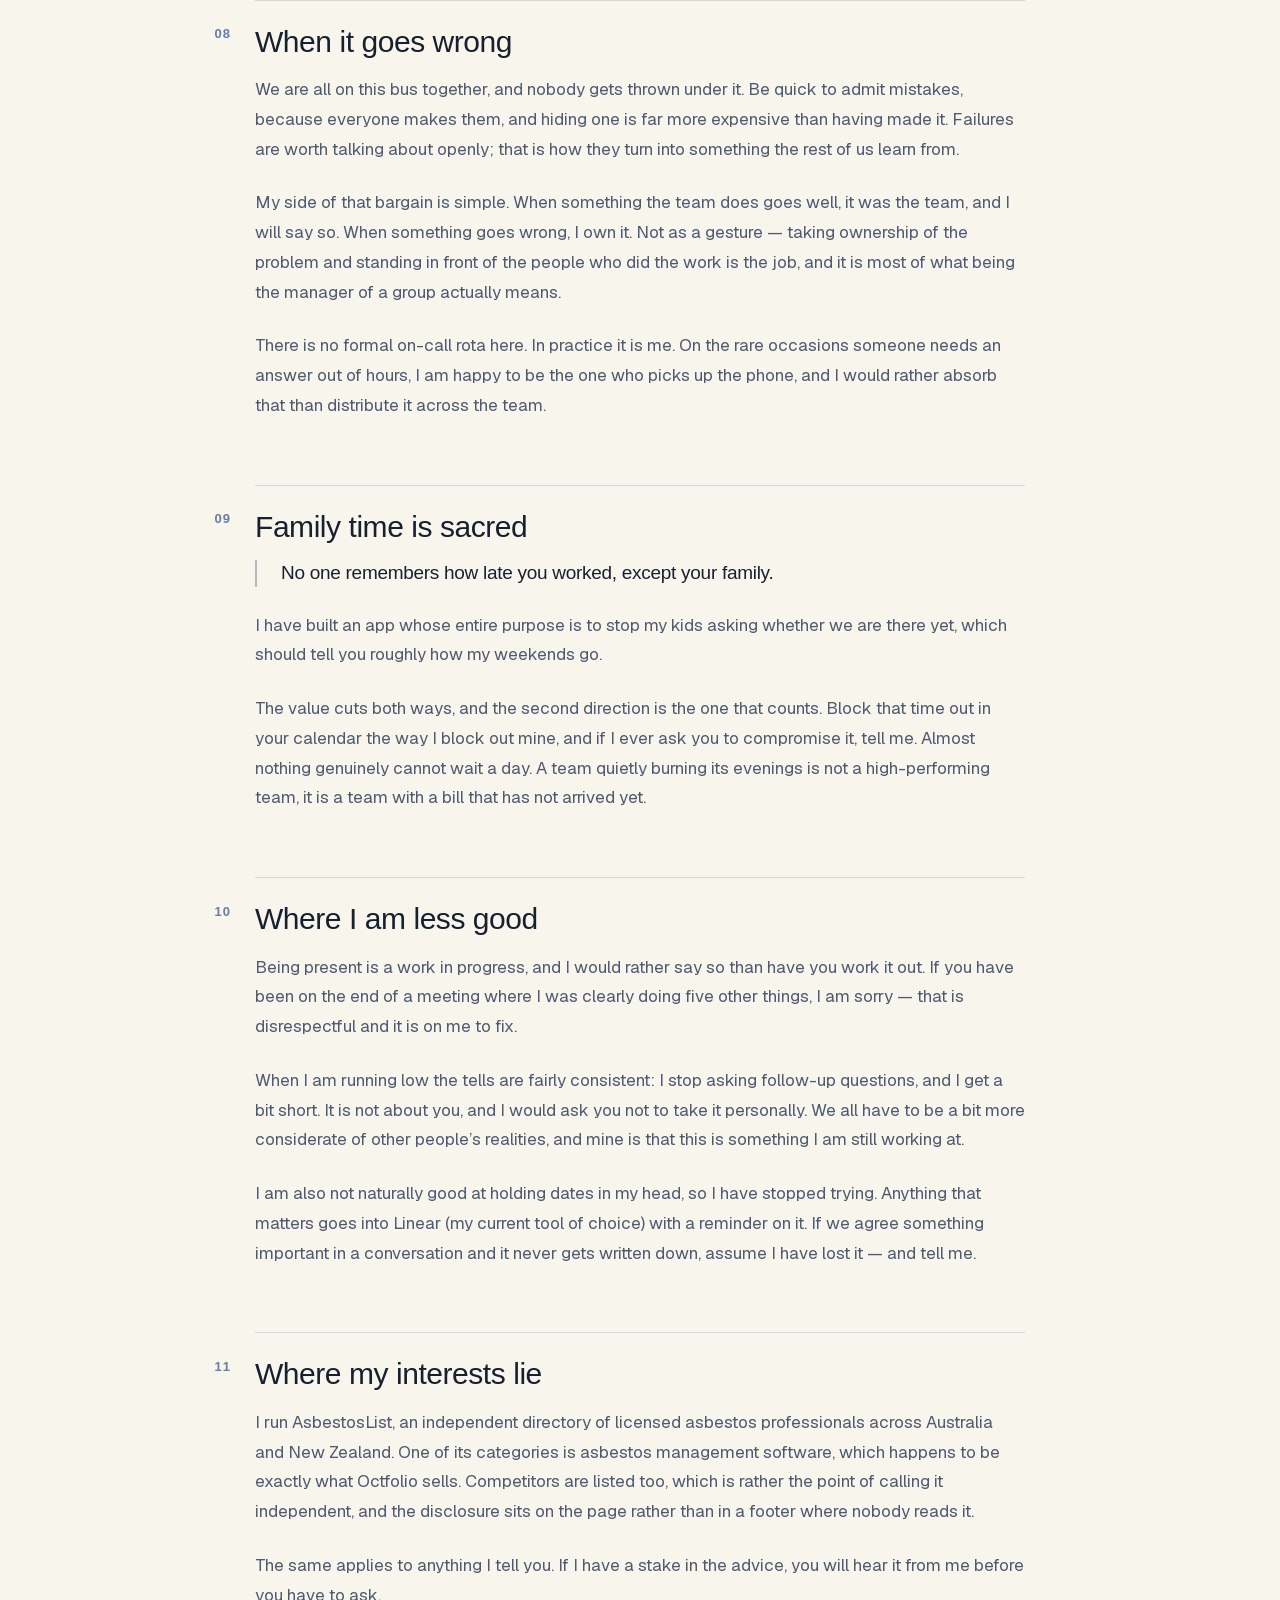
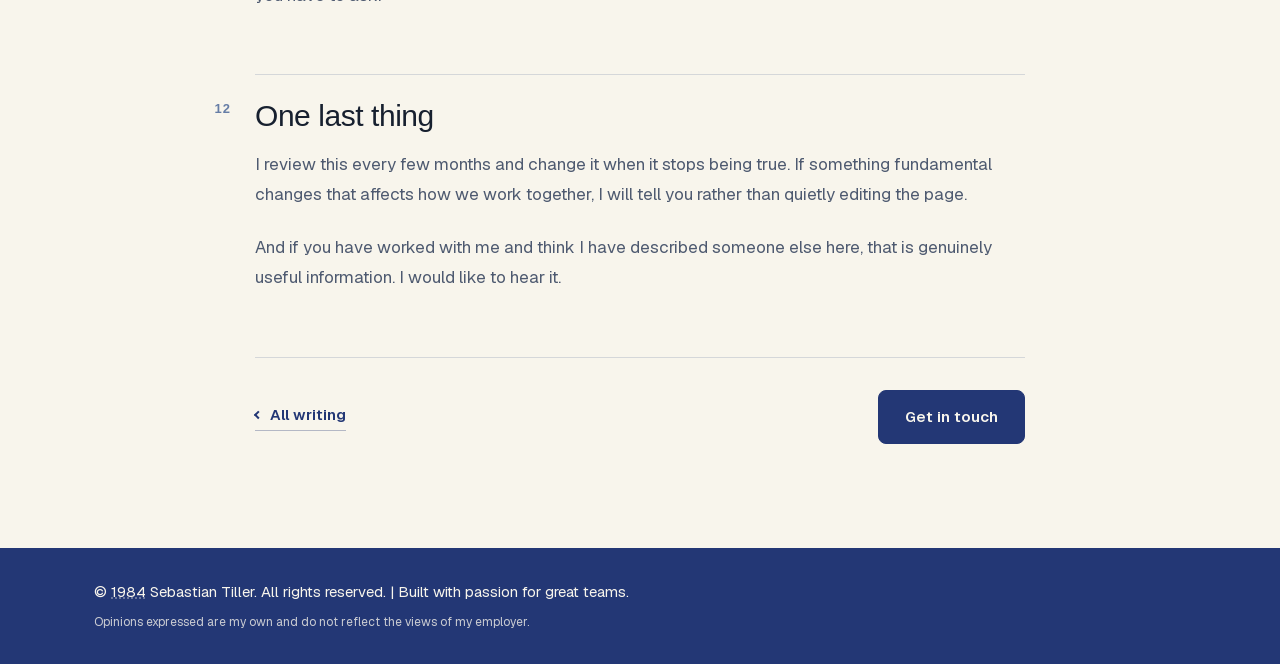
<file: writing/how-i-work/index.html>
<!DOCTYPE html>
<html lang="en-AU">
<head>
    <meta charset="UTF-8">
    <meta name="viewport" content="width=device-width, initial-scale=1.0, viewport-fit=cover, user-scalable=yes">
    <title>How I work - Sebastian Tiller</title>

    <!-- Security Headers -->
    <meta http-equiv="Content-Security-Policy" content="default-src 'self'; img-src 'self' data: https:; style-src 'self' 'unsafe-inline'; script-src 'self' 'unsafe-inline' https://www.googletagmanager.com https://www.google-analytics.com; font-src 'self'; connect-src 'self' https://www.google-analytics.com https://analytics.google.com https://www.googletagmanager.com; frame-ancestors 'none'; base-uri 'self'; form-action 'self';">
    <meta name="referrer" content="strict-origin-when-cross-origin">
    <meta name="description" content="A README for working with Sebastian Tiller: people over process, elegant solutions, remote-first since 2016, and family time that stays sacred.">
    <meta name="author" content="Sebastian Tiller">

    <!-- Open Graph / Facebook -->
    <meta property="og:type" content="article">
    <meta property="og:url" content="https://www.sebastiantiller.com/writing/how-i-work/">
    <meta property="og:title" content="How I work - Sebastian Tiller">
    <meta property="og:description" content="A README for working with Sebastian Tiller: people over process, elegant solutions, remote-first since 2016, and family time that stays sacred.">
    <meta property="og:image" content="https://www.sebastiantiller.com/imgs/sebastian-tiller-og-banner.png">
    <meta property="og:image:width" content="1200">
    <meta property="og:image:height" content="630">
    <meta property="og:image:type" content="image/png">
    <meta property="og:image:alt" content="Sebastian Tiller - Use your skills to bring joy">
    <meta property="og:locale" content="en_AU">
    <meta property="article:author" content="https://www.linkedin.com/in/sebastiantiller">
    <meta property="article:published_time" content="2026-08-30">

    <!-- X (Twitter) -->
    <meta property="twitter:card" content="summary_large_image">
    <meta property="twitter:url" content="https://www.sebastiantiller.com/writing/how-i-work/">
    <meta property="twitter:title" content="How I work - Sebastian Tiller">
    <meta property="twitter:description" content="A README for working with Sebastian Tiller: people over process, elegant solutions, remote-first since 2016, and family time that stays sacred.">
    <meta property="twitter:image" content="https://www.sebastiantiller.com/imgs/sebastian-tiller-og-banner.png">

    <!-- Preload critical resources -->
    <link rel="preload" as="font" type="font/woff2" href="/fonts/space-grotesk-latin.woff2" crossorigin>
    <link rel="preload" as="font" type="font/woff2" href="/fonts/geist-latin.woff2" crossorigin>

    <!-- Colour scheme support -->
    <meta name="color-scheme" content="light dark">

    <!-- Theme initialisation. Identical to the homepage, and it has to be:
         it runs before the stylesheet so the saved theme is applied without a
         flash, and it sets the `js` class the reveal animations are gated on. -->
    <script>
      (function () {
        document.documentElement.classList.add('js');
        try {
          var savedTheme = localStorage.getItem('theme');
          var theme;
          if (savedTheme === 'dark' || savedTheme === 'light') {
            theme = savedTheme;
          } else {
            theme = window.matchMedia && window.matchMedia('(prefers-color-scheme: dark)').matches ? 'dark' : 'light';
          }
          document.documentElement.setAttribute('data-theme', theme);
        } catch (error) {
          document.documentElement.setAttribute('data-theme', 'light');
        }
      })();
    </script>

    <link rel="stylesheet" href="/styles.css">

    <!-- Canonical URL -->
    <link rel="canonical" href="https://www.sebastiantiller.com/writing/how-i-work/">

    <!-- Emoji Favicon -->
    <link rel="icon" href="data:image/svg+xml,<svg xmlns=%22http://www.w3.org/2000/svg%22 viewBox=%220 0 100 100%22><text y=%22.9em%22 font-size=%2290%22>🔧</text></svg>">

    <!-- Structured Data for SEO -->
    <script type="application/ld+json">
    {
        "@context": "https://schema.org",
        "@type": "BlogPosting",
        "headline": "How I work",
        "description": "A README for working with Sebastian Tiller: people over process, elegant solutions, remote-first since 2016, and family time that stays sacred.",
        "url": "https://www.sebastiantiller.com/writing/how-i-work/",
        "mainEntityOfPage": {
            "@type": "WebPage",
            "@id": "https://www.sebastiantiller.com/writing/how-i-work/"
        },
        "datePublished": "2026-08-30",
        "dateModified": "2026-08-30",
        "image": "https://www.sebastiantiller.com/imgs/sebastian-tiller-og-banner.png",
        "author": {
            "@type": "Person",
            "name": "Sebastian Tiller",
            "url": "https://www.sebastiantiller.com/"
        },
        "publisher": {
            "@type": "Person",
            "name": "Sebastian Tiller",
            "url": "https://www.sebastiantiller.com/"
        },
        "isPartOf": {
            "@type": "Blog",
            "name": "Writing - Sebastian Tiller",
            "url": "https://www.sebastiantiller.com/writing/"
        }
    }
    </script>

    <!-- Google tag (gtag.js) -->
    <script async src="https://www.googletagmanager.com/gtag/js?id=G-3JDFV7PDCG"></script>
    <script>
      window.dataLayer = window.dataLayer || [];
      function gtag(){dataLayer.push(arguments);}
      gtag('js', new Date());

      gtag('config', 'G-3JDFV7PDCG');
    </script>
</head>
<body>
    <!-- Skip to main content link for accessibility -->
    <a href="#main-content" class="skip-link">Skip to main content</a>

    <!-- Navigation. Same markup as the homepage, because script.js queries
         .theme-toggle, .hamburger and .nav-menu without checking they exist.
         The section links are root-relative so they land on the homepage. -->
    <nav class="navbar" role="navigation" aria-label="Main navigation">
        <div class="container">
            <a href="/" class="nav-brand">Sebastian Tiller</a>
            <ul class="nav-menu" id="primary-navigation">
                <li><a href="/" class="nav-link">Home</a></li>
                <li><a href="/#about" class="nav-link">About</a></li>
                <li><a href="/#advisory" class="nav-link">Advisory</a></li>
                <li><a href="/#experience" class="nav-link">Experience</a></li>
                <li><a href="/#projects" class="nav-link">Projects</a></li>
                <li><a href="/writing/" class="nav-link active">Writing</a></li>
                <li><a href="/#contact" class="nav-link">Contact</a></li>
            </ul>
            <div class="nav-actions">
                <button class="theme-toggle" aria-label="Toggle dark mode" title="Toggle dark mode">
                    <svg class="sun-icon" width="20" height="20" viewBox="0 0 24 24" fill="none" stroke="currentColor" stroke-width="2" stroke-linecap="round" stroke-linejoin="round" aria-hidden="true" focusable="false">
                        <circle cx="12" cy="12" r="5"></circle>
                        <line x1="12" y1="1" x2="12" y2="3"></line>
                        <line x1="12" y1="21" x2="12" y2="23"></line>
                        <line x1="4.22" y1="4.22" x2="5.64" y2="5.64"></line>
                        <line x1="18.36" y1="18.36" x2="19.78" y2="19.78"></line>
                        <line x1="1" y1="12" x2="3" y2="12"></line>
                        <line x1="21" y1="12" x2="23" y2="12"></line>
                        <line x1="4.22" y1="19.78" x2="5.64" y2="18.36"></line>
                        <line x1="18.36" y1="5.64" x2="19.78" y2="4.22"></line>
                    </svg>
                    <svg class="moon-icon" width="20" height="20" viewBox="0 0 24 24" fill="none" stroke="currentColor" stroke-width="2" stroke-linecap="round" stroke-linejoin="round" aria-hidden="true" focusable="false">
                        <path d="M21 12.79A9 9 0 1 1 11.21 3 7 7 0 0 0 21 12.79z"></path>
                    </svg>
                </button>
                <button class="hamburger" aria-label="Toggle navigation menu" aria-expanded="false" aria-controls="primary-navigation">
                    <span></span>
                    <span></span>
                    <span></span>
                </button>
            </div>
        </div>
    </nav>

    <main id="main-content">
        <article class="article">
            <div class="container">
                <div class="article__inner">

                    <header class="article__head">
                        <p class="page__kicker article__kicker"><a href="/writing/">Writing</a></p>
                        <h1 class="article__title">How I work</h1>
                        <p class="article__standfirst">A README for working with me: what I will back you on, what I will push back on, and the four things I care about enough to be repetitive about.</p>
                        <p class="article__meta">
                            <span>Sebastian Tiller</span>
                            <span>August 2026</span>
                            <span>10 min read</span>
                        </p>
                    </header>

                    <div class="prose">
                        <p>If we end up working together, on my team, as a client, as a partner, or over a coffee where you want an opinion, you will work out my habits eventually. This is an attempt to save you the six months.</p>

                        <p>I have spent <span class="js-years" data-since="2009">17</span> years arguing that enterprise software should not be clunky, confusing, and designed by someone who clearly never has to use it. It seemed only fair to hold the way I work to the same standard. So: the manual. It is a bit dry in places. So am I.</p>

                        <p>A version of this has existed inside Octfolio for a while, and most of the team have since written their own. Reading someone else&#8217;s is genuinely one of the fastest ways to work out how to work with them, so I would encourage you to write one too.</p>

                        <h2>The short version</h2>
                        <ul>
                            <li>I will back the person before I back the process. When the two are in conflict, the process is where I start looking.</li>
                            <li>The simplest thing that actually works beats the clever thing. <strong>Actually works</strong> is doing a lot of the lifting in that sentence.</li>
                            <li>Bring me a problem and what you think we should do about it. I will almost always ask you first anyway.</li>
                            <li>If it goes well, it was the team. If it goes badly, it was me.</li>
                            <li>I have run remote teams since 2016. Distributed is the default here, not a concession.</li>
                            <li>Family time is sacred. Mine, and yours.</li>
                            <li>The measure I actually care about is whether the team enjoys Monday mornings.</li>
                        </ul>

                        <h2>Your time with me</h2>
                        <p>We will have a one-to-one once a month for half an hour, and more often than that if you need the support. It is not a status update. I can get status from somewhere else.</p>

                        <p>It is your time. There is a structure sitting underneath it, but the agenda only comes out if you have not brought anything of your own, and it is a fallback rather than a plan. Personal, professional, something that has been bothering you for a fortnight &#8212; your call, and you get my full attention for it.</p>

                        <p>At least ten minutes of it belongs to your career rather than your job. Tell me where you want to be in five years and I will do what I can, including using my network, to help you get there. That holds whether the destination is inside Octfolio or somewhere else entirely. Life is too short to hate what you do.</p>

                        <p>I will be honest: I have not always been good at these. They have been hit and miss over the years. I would like you to look forward to them, and if you do not, that is worth telling me.</p>

                        <h2>Feedback, in both directions</h2>
                        <p>I would like at least one piece of constructive feedback from you a month. Not praise &#8212; the useful kind. You will not hurt my feelings, and tough feedback improves a working relationship rather than damaging it. That is a promise, and it is the part of this document I would most like you to hold me to.</p>

                        <p>Going the other way, I am less consistent than I should be. I know I do not always deliver constructive feedback as promptly or as clearly as I could. So please ask me for it directly rather than waiting for it to arrive on its own. If you ask, you will get a straight answer.</p>

                        <p>Be direct with each other, too. If you have a problem with someone, say it to them. If it is still a problem after that, come to me.</p>

                        <h2>Decisions, and disagreeing with me</h2>
                        <p>When you bring me a problem, bring a recommendation with it. It does not have to be right. Even in the rare cases where I think I already know the answer, I am still going to ask you what you think we should do &#8212; so we may as well start there. It saves time and it is how people grow.</p>

                        <p>Please challenge me. I am quick to offer solutions, quicker than is always useful, and we will not be a good team if you simply take them. It may be that I am wrong, or that the right answer is a variant of what I suggested. I have a lot of respect for people who speak their mind and follow their gut, particularly when they hold the minority view in the room. That is usually the opinion worth hearing.</p>

                        <p>Expect me to ask what happens if we do less. It is not a trick and it is not a budget conversation, it is genuinely the question I find most useful. Half the time the answer is that we cannot, and we have lost ten minutes. The other half, we have avoided building something nobody needed.</p>

                        <h2>People over process</h2>
                        <blockquote>Great teams build great products, not the other way around.</blockquote>

                        <p>When a process and a person are in conflict, my first assumption is that the process is wrong. I am not always right about that. It is still the right place to start looking.</p>

                        <p>None of which makes me anti-process. I sell process for a living. Octfolio is compliance software for councils, schools, utilities and mining companies, which is to say it is process wearing a login screen. That is exactly why I am careful with it. I have seen what a process looks like when it is designed by someone who never has to live inside it, and I would rather not do that to my own team.</p>

                        <p>So if something we do internally is making your week worse and it is not protecting anyone, say so. That is not a complaint. That is a bug report.</p>

                        <p>The same instinct is why I will offer to take something off you when you are underwater or cannot work out where to start. That is an offer, not a takeover, and you are free to decline it. Mostly what I am trying to do is give people tools that make the job easier, or move them toward the work they actually enjoy where that is possible. It is the same thing I spend my working life arguing for in software, pointed inward.</p>

                        <h2>Elegant solutions</h2>
                        <blockquote>The best answer is usually the simplest one that actually works.</blockquote>

                        <p>Seven years at Theta taught me that even the most complex business problems can have elegant solutions. It also taught me that the simplest solution which does not work is just a quicker way to be wrong, which is why the second half of that sentence is the half that matters.</p>

                        <p>I came to this sideways. A Bachelor of Interactive Entertainment majoring in animation and special effects, then game QA, then running a photo centre, and then, somehow, solutions architecture. None of it was a plan. What it left me with is a very low tolerance for software that needs a training course before anyone can use it, and a habit of asking who has to hold this thing at six in the morning in the rain.</p>

                        <p>It is also why we do not hire quickly. Our team is small on purpose, and people tend to stay. I am not trying to run anyone into the ground &#8212; workload pressure is its own failure &#8212; but every extra person adds coordination and management, and that is time nobody spends doing the actual work. So the bar for adding one is genuinely high.</p>

                        <h2>Remote-first</h2>
                        <blockquote>Talent is everywhere, so why limit yourself to one postcode?</blockquote>

                        <p>We have been remote since 2016, well before it was fashionable and a good while before the tooling was any good. So I have no romance about it. Remote is not free, it just moves the cost. The friction you would have burned off in a corridor has to be paid for deliberately somewhere else.</p>

                        <p>Concretely, that means: meetings start with an agenda, or failing that with someone saying &#8220;this meeting will be successful if&#8230;&#8221;. They end with action items, a named person for each, and dates. Anything longer than a couple of paragraphs gets a TL;DR at the top. Being concise is not bluntness, it is respect for the reader&#8217;s time, and the discipline of writing the summary is usually what forces you to work out what you actually think.</p>

                        <p>I am contactable from about half past eight. I am thin on the ground between seven and nine in the morning and again between seven and eight at night, because I am doing drop-off and putting my kids to bed. That does not always mean I am not working. It means that if you need me, I am around.</p>

                        <p>I check messages often. If something is urgent, text me &#8212; and if you are not sure whether it is urgent, text me anyway and we will work it out together. On Slack I am more responsive to direct messages than to channels, purely because of how my notifications are set, so if you need me in a channel, mention me properly.</p>

                        <p>I also try to be transparent about when I am working and what I am actually doing, rather than just marking myself busy. If you can see what I am in the middle of, you can make your own call about whether to interrupt it. That is usually a better decision than mine.</p>

                        <h2>When it goes wrong</h2>
                        <p>We are all on this bus together, and nobody gets thrown under it. Be quick to admit mistakes, because everyone makes them, and hiding one is far more expensive than having made it. Failures are worth talking about openly; that is how they turn into something the rest of us learn from.</p>

                        <p>My side of that bargain is simple. When something the team does goes well, it was the team, and I will say so. When something goes wrong, I own it. Not as a gesture &#8212; taking ownership of the problem and standing in front of the people who did the work is the job, and it is most of what being the manager of a group actually means.</p>

                        <p>There is no formal on-call rota here. In practice it is me. On the rare occasions someone needs an answer out of hours, I am happy to be the one who picks up the phone, and I would rather absorb that than distribute it across the team.</p>

                        <h2>Family time is sacred</h2>
                        <blockquote>No one remembers how late you worked, except your family.</blockquote>

                        <p>I have built an app whose entire purpose is to stop my kids asking whether we are there yet, which should tell you roughly how my weekends go.</p>

                        <p>The value cuts both ways, and the second direction is the one that counts. Block that time out in your calendar the way I block out mine, and if I ever ask you to compromise it, tell me. Almost nothing genuinely cannot wait a day. A team quietly burning its evenings is not a high-performing team, it is a team with a bill that has not arrived yet.</p>

                        <h2>Where I am less good</h2>
                        <p>Being present is a work in progress, and I would rather say so than have you work it out. If you have been on the end of a meeting where I was clearly doing five other things, I am sorry &#8212; that is disrespectful and it is on me to fix.</p>

                        <p>When I am running low the tells are fairly consistent: I stop asking follow-up questions, and I get a bit short. It is not about you, and I would ask you not to take it personally. We all have to be a bit more considerate of other people&#8217;s realities, and mine is that this is something I am still working at.</p>

                        <p>I am also not naturally good at holding dates in my head, so I have stopped trying. Anything that matters goes into Linear (my current tool of choice) with a reminder on it. If we agree something important in a conversation and it never gets written down, assume I have lost it &#8212; and tell me.</p>

                        <h2>Where my interests lie</h2>
                        <p>I run AsbestosList, an independent directory of licensed asbestos professionals across Australia and New Zealand. One of its categories is asbestos management software, which happens to be exactly what Octfolio sells. Competitors are listed too, which is rather the point of calling it independent, and the disclosure sits on the page rather than in a footer where nobody reads it.</p>

                        <p>The same applies to anything I tell you. If I have a stake in the advice, you will hear it from me before you have to ask.</p>

                        <h2>One last thing</h2>
                        <p>I review this every few months and change it when it stops being true. If something fundamental changes that affects how we work together, I will tell you rather than quietly editing the page.</p>

                        <p>And if you have worked with me and think I have described someone else here, that is genuinely useful information. I would like to hear it.</p>
                    </div>

                    <div class="article__foot">
                        <a href="/writing/" class="link-back">All writing</a>
                        <a href="/#contact" class="btn btn-primary">Get in touch</a>
                    </div>

                </div>
            </div>
        </article>
    </main>

    <!-- Footer -->
    <footer class="footer" role="contentinfo">
        <div class="container">
            <p>&copy; <abbr title="Yes, 1984. It's a birth year, not a typo.">1984</abbr> Sebastian Tiller. All rights reserved. | Built with passion for great teams.</p>
            <p class="disclaimer">Opinions expressed are my own and do not reflect the views of my employer.</p>
        </div>
    </footer>

    <script src="/script.js"></script>
</body>
</html>
</file>
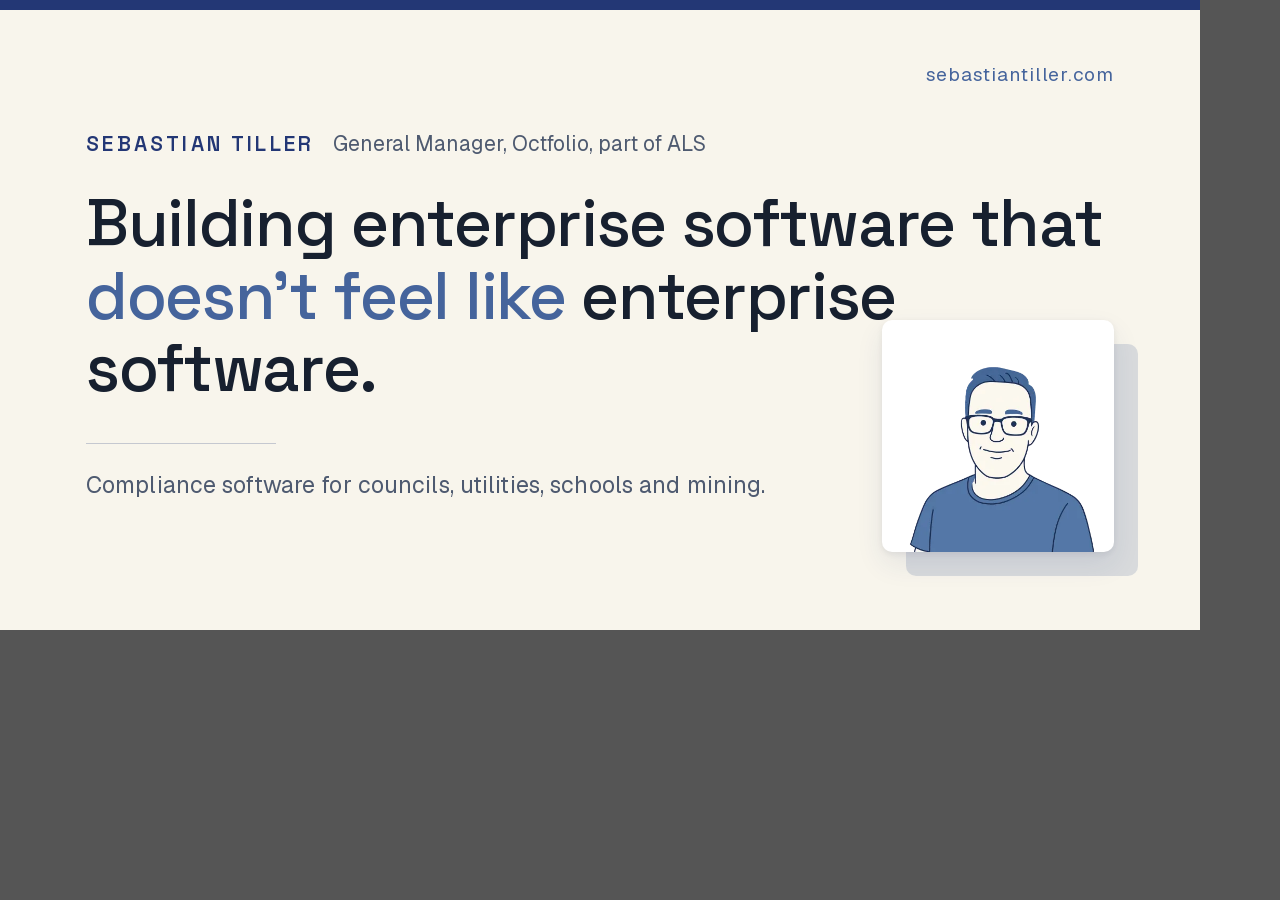
<file: tools/og-image.html>
<!DOCTYPE html>
<html lang="en-AU">
<head>
<meta charset="UTF-8">
<meta name="robots" content="noindex, nofollow">
<title>OG image template</title>
<!--
  Open Graph image template - 1200x630.

  This is a build tool, not a page of the site. It exists so the social share
  image can be regenerated from the site's own tokens rather than redrawn by
  hand in a design app, which is how these drift out of sync.

  TO REGENERATE:
    1. Serve the repo root (python3 -m http.server 8000)
    2. Open http://localhost:8000/tools/og-image.html
    3. Screenshot the .og element at exactly 1200x630
    4. Save to imgs/sebastian-tiller-og-2026.png
    5. Bump the filename if the design changes - social platforms cache
       aggressively by URL, so reusing a filename serves the stale image.

  Colours and fonts are copied from the :root block in styles.css. If you
  change the palette there, change it here too.
-->
<style>
  @font-face {
    font-family: 'Space Grotesk';
    src: url('../fonts/space-grotesk-latin.woff2') format('woff2');
    font-weight: 300 700; font-display: block;
  }
  @font-face {
    font-family: 'Geist';
    src: url('../fonts/geist-latin.woff2') format('woff2');
    font-weight: 300 700; font-display: block;
  }
  * { margin: 0; padding: 0; box-sizing: border-box; }
  body { background: #555; display: flex; align-items: flex-start; justify-content: flex-start; }

  .og {
    width: 1200px; height: 630px;
    background: #F8F5EC;
    position: relative;
    overflow: hidden;
    display: flex;
    flex-direction: column;
    justify-content: center;
    padding: 0 86px;
    font-family: 'Geist', sans-serif;
  }

  /* Hairline rule system, echoing the site's use of rules over boxes. */
  .og::before {
    content: ''; position: absolute; left: 0; right: 0; top: 0;
    height: 10px; background: #233775;
  }

  .og__eyebrow {
    display: flex; align-items: baseline; gap: 18px;
    margin-bottom: 30px;
  }
  .og__name {
    font-family: 'Space Grotesk', sans-serif;
    font-weight: 600; font-size: 21px; letter-spacing: 0.16em;
    text-transform: uppercase; color: #233775;
  }
  .og__role { font-size: 21px; color: #4E5A70; }

  .og__title {
    font-family: 'Space Grotesk', sans-serif;
    font-weight: 500; font-size: 66px; line-height: 1.1;
    letter-spacing: -0.02em; color: #17202F;
    max-width: 15.5em;
  }
  .og__title em { font-style: normal; color: #45649C; }

  .og__rule { height: 1px; background: rgba(35,55,117,0.24); margin: 38px 0 26px; width: 190px; }

  .og__foot { font-size: 23px; color: #4E5A70; letter-spacing: 0.005em; }

  /* Portrait plate, mirroring the hero's offset-block treatment. */
  .og__plate {
    position: absolute; right: 86px; bottom: 78px;
    width: 232px; height: 232px;
    background: #FFFFFF; border-radius: 10px;
    box-shadow: 0 2px 6px rgba(23,32,47,0.07), 0 12px 28px rgba(35,55,117,0.09);
    display: flex; align-items: flex-end; justify-content: center;
    overflow: hidden;
  }
  .og__plate img { width: 208px; height: 208px; object-fit: contain; }
  .og__accent {
    position: absolute; right: 62px; bottom: 54px;
    width: 232px; height: 232px; border-radius: 10px;
    background: #667DA6; opacity: 0.22;
  }
  .og__domain {
    position: absolute; right: 86px; top: 62px;
    font-size: 19px; color: #45649C; letter-spacing: 0.04em;
  }
</style>
</head>
<body>
  <div class="og">
    <div class="og__accent"></div>
    <div class="og__plate"><img src="../imgs/seb-400.webp" alt=""></div>
    <div class="og__domain">sebastiantiller.com</div>

    <div class="og__eyebrow">
      <span class="og__name">Sebastian Tiller</span>
      <span class="og__role">General Manager, Octfolio, part of ALS</span>
    </div>

    <h1 class="og__title">Building enterprise software that <em>doesn't feel like</em> enterprise software.</h1>

    <div class="og__rule"></div>
    <p class="og__foot">Compliance software for councils, utilities, schools and mining.</p>
  </div>
</body>
</html>
</file>
<file: styles.css>
/* =============================================================================
   SEBASTIANTILLER.COM - DESIGN SYSTEM
   =============================================================================

   Read this before adding a section. Extend the system, don't reinvent it.

   ORGANISATION
   1.  Design tokens (light)          6.  Hero
   2.  Design tokens (dark)           7.  Proof band
   3.  Base + accessibility           8.  About
   4.  Primitives (btn, rule, etc)    9.  Advisory
   5.  Navigation                     10. Timeline
                                      11. Projects
                                      12. Contact + footer
                                      13. Responsive
                                      14. Reveal motion
                                      15. Writing + long-form article

   TYPE
   Two self-hosted variable families in /fonts (both SIL OFL, see fonts/OFL.txt):
     --font-display  Space Grotesk 300-700. Headlines, figures, labels, dates.
                     Distinctive, slightly technical. Never used for long prose.
     --font-text     Geist 300-700. Body copy, nav, buttons, everything else.
   Scale is fluid and capped. Use the --text-* tokens; do not hardcode font-size.
     --text-2xs .75rem   metadata, legal
     --text-xs  .8125rem labels
     --text-sm  .9375rem secondary copy, nav
     --text-md  1.0625rem body (default)
     --text-lg  1.1875rem lede paragraphs
     --text-xl  -> 1.5rem   card titles
     --text-2xl -> 1.875rem sub-section headings
     --text-3xl -> 2.5rem   section titles
     --text-4xl -> 3.5rem   hero headline
   Weights in use: 400 (body), 500 (display + emphasis), 600 (buttons, labels).
   Nothing on this site is 700 or 300. Keep it that way.

   COLOUR ROLES (never reference a raw hex outside sections 1 and 2)
     --paper        page ground (ivory in light, deep navy-black in dark)
     --surface      raised panel on --paper
     --surface-alt  second raised tone, for the one tinted panel per section
     --plate        always white. Only for the portrait, which is white-ground art.
     --ink          primary text
     --ink-muted    secondary text (passes AA on --paper and --surface)
     --brand        headings + links
     --brand-strong hover / strongest brand tone
     --brand-mid    fills, buttons
     --brand-soft   decorative only, never text
     --rule         hairlines
     --on-brand     text sitting on a --brand-mid or --brand fill
     --footer-bg / --footer-fg  the one inverted block on the page. Dark mode
                    keeps it dark rather than flipping to a pale slab.

   SPACING  4px base. --space-1 (.25rem) to --space-10 (8rem). Section padding
   is --section-y, which is fluid.

   RADII    --radius-sm 4px (labels), --radius-md 8px (buttons, small panels),
            --radius-lg 14px (cards, portrait). Nothing is a pill. Nothing is 0.

   SHADOWS  --shadow-sm / --shadow-md. Both tinted with the brand hue, never
            pure black. Elevation is rare: most grouping is done with --rule.

   MOTION   --dur-fast 160ms, --dur 260ms, --dur-slow 600ms, --ease.
            All scroll reveals are gated on `html.js` (set by the inline head
            script) so the page is fully readable with JavaScript disabled,
            and again on prefers-reduced-motion.

   NAMING   Blocks are `.block`, elements `.block__element`, modifiers
            `.block--modifier`. A handful of legacy names (.navbar, .nav-menu,
            .nav-link, .theme-toggle, .hamburger, .btn, .btn-primary,
            .timeline-item, .project-card, .js-years) are load-bearing for
            script.js and analytics. Do not rename them without updating
            script.js.

   LAYOUT FAMILIES (seven, and that is enough)
   1 split hero, 2 figure band, 3 offset prose, 4 sticky-head list,
   5 date-rail timeline, 6 asymmetric card pair, 7 editorial measure.
   Family 7 arrived with the writing section (section 15): a single column
   held to --measure-long, separated by rules and space rather than panels,
   with section numbers hanging in the left gutter on wide screens. It is
   used by the homepage Writing band, /writing/ and the articles themselves,
   so one post reads as deliberate rather than as a broken grid.
   Before inventing an eighth, reuse one of these. New sections still start
   with `.section` + `.section__head` + `.section__title` + `.section__lede`,
   and still reach for --rule before reaching for a card.

   PAGES OTHER THAN THE HOMEPAGE
   Sub-pages (/writing/, /writing/*/) share this stylesheet, script.js and the
   navbar markup verbatim. script.js queries .theme-toggle, .hamburger and
   .nav-menu unconditionally, so every page must ship the full navbar. Their
   nav links point at /#about, /#advisory and so on: root-relative, because
   a bare #about would scroll a sub-page nowhere. They also need the same
   inline theme-init script in <head>, or the theme flashes and ignores the
   visitor's saved choice.
   ============================================================================= */

/* -----------------------------------------------------------------------------
   0. FONTS (self-hosted; the page CSP sets font-src 'self')
   -------------------------------------------------------------------------- */
@font-face {
    font-family: 'Space Grotesk';
    font-style: normal;
    font-weight: 300 700;
    font-display: swap;
    src: url('fonts/space-grotesk-latin.woff2') format('woff2');
    unicode-range: U+0000-00FF, U+0131, U+0152-0153, U+02BB-02BC, U+02C6, U+02DA,
        U+02DC, U+0304, U+0308, U+0329, U+2000-206F, U+20AC, U+2122, U+2191,
        U+2193, U+2212, U+2215, U+FEFF, U+FFFD;
}

@font-face {
    font-family: 'Space Grotesk';
    font-style: normal;
    font-weight: 300 700;
    font-display: swap;
    src: url('fonts/space-grotesk-latin-ext.woff2') format('woff2');
    unicode-range: U+0100-02BA, U+02BD-02C5, U+02C7-02CC, U+02CE-02D7,
        U+02DD-02FF, U+0304, U+0308, U+0329, U+1D00-1DBF, U+1E00-1E9F,
        U+1EF2-1EFF, U+2020, U+20A0-20AB, U+20AD-20C0, U+2113, U+2C60-2C7F,
        U+A720-A7FF;
}

@font-face {
    font-family: 'Geist';
    font-style: normal;
    font-weight: 300 700;
    font-display: swap;
    src: url('fonts/geist-latin.woff2') format('woff2');
    unicode-range: U+0000-00FF, U+0131, U+0152-0153, U+02BB-02BC, U+02C6, U+02DA,
        U+02DC, U+0304, U+0308, U+0329, U+2000-206F, U+20AC, U+2122, U+2191,
        U+2193, U+2212, U+2215, U+FEFF, U+FFFD;
}

@font-face {
    font-family: 'Geist';
    font-style: normal;
    font-weight: 300 700;
    font-display: swap;
    src: url('fonts/geist-latin-ext.woff2') format('woff2');
    unicode-range: U+0100-02BA, U+02BD-02C5, U+02C7-02CC, U+02CE-02D7,
        U+02DD-02FF, U+0304, U+0308, U+0329, U+1D00-1DBF, U+1E00-1E9F,
        U+1EF2-1EFF, U+2020, U+20A0-20AB, U+20AD-20C0, U+2113, U+2C60-2C7F,
        U+A720-A7FF;
}

/* -----------------------------------------------------------------------------
   1. TOKENS - LIGHT
   -------------------------------------------------------------------------- */
:root {
    /* Colour roles */
    --paper: #F8F5EC;
    --surface: #FFFFFF;
    --surface-alt: #EFEBDE;
    --plate: #FFFFFF;

    --ink: #17202F;
    --ink-muted: #4E5A70;

    --brand: #233775;
    --brand-strong: #0F2C68;
    --brand-mid: #45649C;
    --brand-soft: #667DA6;
    --on-brand: #F8F5EC;

    /* The footer is the one inverted block on the page. */
    --footer-bg: #233775;
    --footer-fg: #F8F5EC;

    --rule: rgba(35, 55, 117, 0.16);
    --rule-strong: rgba(35, 55, 117, 0.32);

    /* Effects */
    --shadow-sm: 0 1px 2px rgba(23, 32, 47, 0.06), 0 2px 8px rgba(35, 55, 117, 0.05);
    --shadow-md: 0 2px 6px rgba(23, 32, 47, 0.07), 0 12px 28px rgba(35, 55, 117, 0.09);

    /* Type families */
    --font-display: 'Space Grotesk', 'Avenir Next', -apple-system, BlinkMacSystemFont, 'Segoe UI', sans-serif;
    --font-text: 'Geist', -apple-system, BlinkMacSystemFont, 'Segoe UI', Roboto, 'Helvetica Neue', Arial, sans-serif;

    /* Type scale */
    --text-2xs: 0.75rem;
    --text-xs: 0.8125rem;
    --text-sm: 0.9375rem;
    --text-md: 1.0625rem;
    --text-lg: 1.1875rem;
    --text-xl: clamp(1.25rem, 0.9rem + 1.1vw, 1.5rem);
    --text-2xl: clamp(1.4rem, 1rem + 1.6vw, 1.875rem);
    --text-3xl: clamp(1.75rem, 1.15rem + 2.6vw, 2.5rem);
    --text-4xl: clamp(2.1rem, 1.1rem + 4.4vw, 3.5rem);

    /* Spacing */
    --space-1: 0.25rem;
    --space-2: 0.5rem;
    --space-3: 0.75rem;
    --space-4: 1rem;
    --space-5: 1.5rem;
    --space-6: 2rem;
    --space-7: 3rem;
    --space-8: 4rem;
    --space-9: 6rem;
    --space-10: 8rem;
    --section-y: clamp(3.5rem, 2rem + 6vw, 6.5rem);

    /* Radii */
    --radius-sm: 4px;
    --radius-md: 8px;
    --radius-lg: 14px;

    /* Motion */
    --dur-fast: 160ms;
    --dur: 260ms;
    --dur-slow: 600ms;
    --ease: cubic-bezier(0.16, 1, 0.3, 1);

    /* Layout */
    --measure: 62ch;
    --measure-long: 70ch; /* long-form reading column, section 15 */
    --nav-h: 68px;

    color-scheme: light;
}

/* -----------------------------------------------------------------------------
   2. TOKENS - DARK
   Designed, not derived: a cool navy-black ground so the coastal blues stay
   recognisable rather than turning into neutral grey.
   -------------------------------------------------------------------------- */
[data-theme="dark"] {
    --paper: #0D1320;
    --surface: #151D2D;
    --surface-alt: #1C2740;
    --plate: #FFFFFF;

    --ink: #E7EBF3;
    --ink-muted: #A3AFC6;

    --brand: #A9C2E8;
    --brand-strong: #CBDBF3;
    --brand-mid: #7396CE;
    --brand-soft: #7E93B5;
    --on-brand: #0D1320;

    --footer-bg: #060A13;
    --footer-fg: #C9D4E8;

    --rule: rgba(169, 194, 232, 0.18);
    --rule-strong: rgba(169, 194, 232, 0.34);

    --shadow-sm: 0 1px 2px rgba(0, 0, 0, 0.4), 0 2px 8px rgba(0, 0, 0, 0.28);
    --shadow-md: 0 2px 6px rgba(0, 0, 0, 0.45), 0 12px 28px rgba(0, 0, 0, 0.38);

    color-scheme: dark;
}

/* -----------------------------------------------------------------------------
   3. BASE + ACCESSIBILITY
   -------------------------------------------------------------------------- */
*,
*::before,
*::after {
    margin: 0;
    padding: 0;
    box-sizing: border-box;
}

html {
    scroll-behavior: smooth;
    scroll-padding-top: calc(var(--nav-h) + var(--space-4));
    -webkit-text-size-adjust: 100%;
}

body {
    font-family: var(--font-text);
    font-size: var(--text-md);
    line-height: 1.65;
    color: var(--ink);
    background-color: var(--paper);
    -webkit-font-smoothing: antialiased;
    -moz-osx-font-smoothing: grayscale;
    overflow-x: hidden;
}

h1, h2, h3, h4 {
    font-family: var(--font-display);
    font-weight: 500;
    line-height: 1.15;
    letter-spacing: -0.015em;
    color: var(--brand);
}

p {
    text-wrap: pretty;
}

a {
    color: var(--brand);
}

img {
    max-width: 100%;
    display: block;
}

strong {
    font-weight: 600;
}

/* Focus ring. WCAG fix - do not remove or reduce. */
:focus {
    outline: 2px solid var(--brand-mid);
    outline-offset: 2px;
}

:focus:not(:focus-visible) {
    outline: none;
}

:focus-visible {
    outline: 2px solid var(--brand-mid);
    outline-offset: 2px;
    border-radius: var(--radius-sm);
}

.skip-link {
    position: absolute;
    top: -100px;
    left: var(--space-4);
    z-index: 2000;
    background: var(--brand);
    color: var(--on-brand);
    padding: var(--space-3) var(--space-4);
    border-radius: var(--radius-md);
    text-decoration: none;
    font-weight: 600;
}

.skip-link:focus {
    top: var(--space-3);
}


/* -----------------------------------------------------------------------------
   4. PRIMITIVES
   -------------------------------------------------------------------------- */
.container {
    width: 100%;
    max-width: 1140px;
    margin: 0 auto;
    padding-inline: var(--space-5);
}

.section {
    padding-block: var(--section-y);
}


.section__head {
    max-width: var(--measure);
    margin-bottom: var(--space-7);
}

.section__title {
    font-size: var(--text-3xl);
    margin-bottom: var(--space-4);
}

.section__lede {
    font-size: var(--text-lg);
    color: var(--ink-muted);
    line-height: 1.6;
}


.btn {
    font-family: var(--font-text);
    font-size: var(--text-sm);
    font-weight: 600;
    letter-spacing: 0.005em;
    padding: 0.85rem 1.6rem;
    min-height: 48px;
    border-radius: var(--radius-md);
    border: 1px solid transparent;
    text-decoration: none;
    display: inline-flex;
    align-items: center;
    justify-content: center;
    white-space: nowrap;
    cursor: pointer;
    touch-action: manipulation;
    transition: background-color var(--dur) var(--ease),
                color var(--dur) var(--ease),
                border-color var(--dur) var(--ease),
                transform var(--dur-fast) var(--ease);
}

.btn-primary {
    background-color: var(--brand);
    color: var(--on-brand);
    border-color: var(--brand);
}

.btn-primary:hover {
    background-color: var(--brand-strong);
    border-color: var(--brand-strong);
    transform: translateY(-2px);
}

.btn-primary:active {
    transform: translateY(0) scale(0.985);
}

.btn-secondary {
    background-color: transparent;
    color: var(--brand);
    border-color: var(--rule-strong);
}

.btn-secondary:hover {
    border-color: var(--brand);
    background-color: var(--surface-alt);
    transform: translateY(-2px);
}

.btn-secondary:active {
    transform: translateY(0) scale(0.985);
}

/* Text link with a chevron drawn in CSS. No icon font, no external request. */
.link-out {
    font-family: var(--font-text);
    font-size: var(--text-sm);
    font-weight: 600;
    color: var(--brand);
    text-decoration: none;
    display: inline-flex;
    align-items: center;
    gap: 0.55em;
    border-bottom: 1px solid var(--rule-strong);
    padding-bottom: 2px;
    transition: color var(--dur) var(--ease), border-color var(--dur) var(--ease);
}

.link-out::after {
    content: '';
    width: 0.42em;
    height: 0.42em;
    border-top: 2px solid currentColor;
    border-right: 2px solid currentColor;
    transform: rotate(45deg);
    transition: transform var(--dur) var(--ease);
}

.link-out:hover {
    color: var(--brand-strong);
    border-color: var(--brand);
}

.link-out:hover::after {
    transform: rotate(45deg) translate(2px, -2px);
}

/* -----------------------------------------------------------------------------
   5. NAVIGATION
   -------------------------------------------------------------------------- */
.navbar {
    position: fixed;
    top: 0;
    left: 0;
    width: 100%;
    z-index: 1000;
    background-color: color-mix(in srgb, var(--paper) 88%, transparent);
    backdrop-filter: saturate(160%) blur(12px);
    -webkit-backdrop-filter: saturate(160%) blur(12px);
    border-bottom: 1px solid transparent;
    transition: border-color var(--dur) var(--ease);
}

.navbar.is-scrolled {
    border-bottom-color: var(--rule);
}

@supports not (backdrop-filter: blur(1px)) {
    .navbar {
        background-color: var(--paper);
    }
}

.navbar .container {
    display: flex;
    justify-content: space-between;
    align-items: center;
    gap: var(--space-4);
    min-height: var(--nav-h);
}

.nav-brand {
    font-family: var(--font-display);
    font-size: var(--text-md);
    font-weight: 500;
    letter-spacing: -0.01em;
    color: var(--brand);
    text-decoration: none;
    white-space: nowrap;
}

.nav-menu {
    display: flex;
    list-style: none;
    gap: clamp(1rem, 2.2vw, 2rem);
    margin-left: auto;
}

.nav-link {
    font-size: var(--text-sm);
    font-weight: 500;
    color: var(--ink-muted);
    text-decoration: none;
    position: relative;
    padding-block: var(--space-2);
    transition: color var(--dur) var(--ease);
}

.nav-link:hover,
.nav-link.active {
    color: var(--brand);
}

.nav-link.active::after {
    content: '';
    position: absolute;
    left: 0;
    right: 0;
    bottom: 0;
    height: 2px;
    background-color: var(--brand-mid);
    border-radius: var(--radius-sm);
}

.nav-actions {
    display: flex;
    align-items: center;
    gap: var(--space-2);
}

.theme-toggle {
    background: none;
    border: 1px solid transparent;
    color: var(--ink-muted);
    cursor: pointer;
    border-radius: var(--radius-md);
    display: flex;
    align-items: center;
    justify-content: center;
    min-width: 44px;
    min-height: 44px;
    touch-action: manipulation;
    transition: color var(--dur) var(--ease),
                background-color var(--dur) var(--ease),
                border-color var(--dur) var(--ease);
}

.theme-toggle:hover {
    color: var(--brand);
    background-color: var(--surface-alt);
    border-color: var(--rule);
}

.sun-icon,
.moon-icon {
    display: block;
}

[data-theme="dark"] .sun-icon {
    display: none;
}

[data-theme="light"] .moon-icon,
:root:not([data-theme]) .moon-icon {
    display: none;
}

.hamburger {
    display: none;
    flex-direction: column;
    justify-content: center;
    gap: 5px;
    cursor: pointer;
    background: none;
    border: 1px solid transparent;
    border-radius: var(--radius-md);
    min-width: 44px;
    min-height: 44px;
    align-items: center;
    touch-action: manipulation;
}

.hamburger:hover {
    border-color: var(--rule);
}

.hamburger span {
    width: 20px;
    height: 2px;
    background-color: var(--brand);
    border-radius: var(--radius-sm);
    transition: transform var(--dur) var(--ease), opacity var(--dur) var(--ease);
}

/* -----------------------------------------------------------------------------
   6. HERO
   Layout family: full-width statement, then an asymmetric supporting row.
   The tagline is the headline; the name is the eyebrow.
   -------------------------------------------------------------------------- */
.hero {
    padding-top: calc(var(--nav-h) + clamp(2rem, 1rem + 4vw, 4.5rem));
    padding-bottom: clamp(2.5rem, 1.5rem + 4vw, 4.5rem);
    background-color: var(--paper);
}

.hero__eyebrow {
    display: flex;
    flex-wrap: wrap;
    align-items: baseline;
    gap: var(--space-2) var(--space-4);
    margin-bottom: var(--space-5);
}

.hero__name {
    font-family: var(--font-display);
    font-size: var(--text-xs);
    font-weight: 600;
    letter-spacing: 0.16em;
    text-transform: uppercase;
    color: var(--brand);
}

.hero__role {
    font-size: var(--text-xs);
    letter-spacing: 0.04em;
    color: var(--ink-muted);
}

.hero__title {
    font-size: var(--text-4xl);
    line-height: 1.04;
    letter-spacing: -0.03em;
    /* em-based so the line breaks stay in the same places as the type scales:
       "Building enterprise software / that doesn't feel like / enterprise
       software." No <br> needed. */
    max-width: 15.4em;
    margin-bottom: clamp(2rem, 1rem + 3vw, 3.25rem);
    color: var(--ink);
}

.hero__accent {
    color: var(--brand);
}

.hero__foot {
    display: grid;
    gap: var(--space-7);
    align-items: start;
}

.hero__lede {
    font-size: var(--text-lg);
    line-height: 1.55;
    color: var(--ink-muted);
    max-width: 40ch;
    margin-bottom: var(--space-6);
}

.hero-cta {
    display: flex;
    flex-wrap: wrap;
    gap: var(--space-3);
}

/* Portrait: a framed plate, not a centred circle. The artwork has a white
   ground of its own, so --plate stays white in both themes and the frame
   does the theming. */
.hero-portrait {
    justify-self: start;
    position: relative;
    width: min(272px, 68vw);
}

.hero-portrait::before {
    content: '';
    position: absolute;
    inset: auto auto -14px -14px;
    width: 66%;
    height: 66%;
    background-color: var(--brand-mid);
    opacity: 0.26;
    border-radius: var(--radius-lg);
}

.hero-portrait picture {
    display: block;
    position: relative;
}

.profile-img {
    width: 100%;
    height: auto;
    aspect-ratio: 1 / 1;
    object-fit: cover;
    background-color: var(--plate);
    border: 1px solid var(--rule-strong);
    border-radius: var(--radius-lg);
    box-shadow: var(--shadow-sm);
}

/* -----------------------------------------------------------------------------
   7. PROOF BAND
   Layout family: figure row. Every number here appears verbatim elsewhere
   on the page. Do not add one that does not.
   -------------------------------------------------------------------------- */
.proof {
    background-color: var(--surface);
    border-block: 1px solid var(--rule);
    padding-block: clamp(2rem, 1.2rem + 3vw, 3.25rem);
}

.proof__grid {
    display: grid;
    grid-template-columns: repeat(2, minmax(0, 1fr));
    gap: var(--space-5) var(--space-6);
}

/* Five figures into a two-column grid leaves an odd one out, so the last
   figure takes the full row. Reset once all five fit on one line. */
.proof__item:last-child {
    grid-column: 1 / -1;
}

.proof__item {
    display: flex;
    flex-direction: column;
    gap: var(--space-1);
    padding-left: var(--space-4);
    border-left: 2px solid var(--rule);
}

.proof__value {
    font-family: var(--font-display);
    font-size: clamp(1.5rem, 1rem + 2vw, 2.125rem);
    font-weight: 500;
    line-height: 1.05;
    letter-spacing: -0.03em;
    color: var(--brand);
    font-variant-numeric: tabular-nums;
}

.proof__label {
    font-size: var(--text-xs);
    line-height: 1.45;
    color: var(--ink-muted);
}

/* -----------------------------------------------------------------------------
   8. ABOUT
   Layout family: offset prose column with a stepped-down type hierarchy,
   then a two-by-two values grid separated by rules, not cards.
   -------------------------------------------------------------------------- */
.about {
    background-color: var(--paper);
}

.about__lede {
    font-family: var(--font-display);
    font-size: var(--text-2xl);
    font-weight: 400;
    line-height: 1.3;
    letter-spacing: -0.02em;
    color: var(--ink);
    max-width: 24ch;
}

.about__body {
    max-width: var(--measure);
}

.about__body p + p {
    margin-top: var(--space-5);
}

.about__body p {
    color: var(--ink-muted);
}

.about__grid {
    display: grid;
    gap: var(--space-6);
    padding-bottom: var(--space-8);
    border-bottom: 1px solid var(--rule);
}

.values {
    margin-top: var(--space-8);
}

.values__title {
    font-size: var(--text-xl);
    margin-bottom: var(--space-6);
}

.values__grid {
    list-style: none;
    display: grid;
    grid-template-columns: repeat(auto-fit, minmax(min(100%, 260px), 1fr));
    gap: var(--space-6) var(--space-7);
}

.value {
    border-top: 2px solid var(--rule-strong);
    padding-top: var(--space-4);
}

.value__name {
    font-size: var(--text-md);
    font-weight: 600;
    letter-spacing: -0.005em;
    margin-bottom: var(--space-2);
}

.value p {
    font-size: var(--text-sm);
    color: var(--ink-muted);
    line-height: 1.55;
}

/* -----------------------------------------------------------------------------
   9. ADVISORY
   Layout family: sticky heading column, list column carrying the content.
   -------------------------------------------------------------------------- */
.advisory {
    background-color: var(--surface);
    border-block: 1px solid var(--rule);
}

.advisory__grid {
    display: grid;
    gap: var(--space-7);
}

.advisory__head .section__title {
    margin-bottom: var(--space-4);
}

.advisory__head .section__lede {
    font-size: var(--text-md);
}

.advisory__list {
    list-style: none;
    display: grid;
}

.advisory__item {
    padding-block: var(--space-5);
    border-top: 1px solid var(--rule);
}

.advisory__item:last-child {
    border-bottom: 1px solid var(--rule);
}

.advisory__name {
    font-size: var(--text-lg);
    margin-bottom: var(--space-2);
}

.advisory__item p {
    color: var(--ink-muted);
    font-size: var(--text-sm);
    line-height: 1.6;
    max-width: 56ch;
}

/* -----------------------------------------------------------------------------
   10. TIMELINE
   Layout family: single column with a date rail. Recent senior roles get the
   full treatment; the 2003-2009 entries keep all their text at reduced weight
   via .timeline-item--compact.
   -------------------------------------------------------------------------- */
.experience {
    background-color: var(--paper);
}

.timeline {
    list-style: none;
    max-width: 940px;
}

.timeline-item {
    display: grid;
    gap: var(--space-2) var(--space-6);
    padding-bottom: var(--space-8);
}

.timeline-item:last-of-type {
    padding-bottom: var(--space-6);
}

.timeline-date {
    font-family: var(--font-display);
    font-size: var(--text-xs);
    font-weight: 600;
    letter-spacing: 0.1em;
    text-transform: uppercase;
    color: var(--brand-mid);
    font-variant-numeric: tabular-nums;
    padding-top: 0.35rem;
}

/* The rail: a hairline down the left of the content column, with a marker
   at each entry. Drawn on the content column so it never orphans. */
.timeline-content {
    position: relative;
    padding-left: var(--space-6);
    border-left: 1px solid var(--rule);
}

.timeline-content::before {
    content: '';
    position: absolute;
    left: -5px;
    top: 0.6rem;
    width: 9px;
    height: 9px;
    border-radius: 50%;
    background-color: var(--brand-mid);
    transition: background-color var(--dur) var(--ease), transform var(--dur) var(--ease);
}

.timeline-item:hover .timeline-content::before {
    background-color: var(--brand);
    transform: scale(1.35);
}

.timeline-content h3 {
    font-size: var(--text-2xl);
    letter-spacing: -0.025em;
    color: var(--ink);
    margin-bottom: var(--space-1);
}

.timeline-content h4 {
    font-family: var(--font-text);
    font-size: var(--text-sm);
    font-weight: 600;
    letter-spacing: 0.02em;
    color: var(--brand);
    margin-bottom: var(--space-4);
}

.timeline-content p {
    color: var(--ink-muted);
    max-width: var(--measure);
}

.timeline-content p + p {
    margin-top: var(--space-4);
}

/* Compressed early-career entries. Same words, less weight. */
.timeline-item--compact {
    padding-bottom: var(--space-6);
}

.timeline-item--compact .timeline-content h3 {
    font-size: var(--text-md);
    font-weight: 600;
    letter-spacing: -0.005em;
}

.timeline-item--compact .timeline-content h4 {
    font-size: var(--text-xs);
    margin-bottom: var(--space-2);
    color: var(--ink-muted);
}

.timeline-item--compact .timeline-content p {
    font-size: var(--text-sm);
    line-height: 1.6;
}

.timeline-item--compact .timeline-content::before {
    width: 7px;
    height: 7px;
    left: -4px;
    background-color: var(--brand-soft);
}

.timeline-note {
    margin-top: var(--space-6);
    padding-top: var(--space-6);
    border-top: 1px solid var(--rule);
    display: flex;
    flex-wrap: wrap;
    align-items: baseline;
    gap: var(--space-2) var(--space-4);
    font-size: var(--text-sm);
    color: var(--ink-muted);
    max-width: 940px;
}

/* -----------------------------------------------------------------------------
   11. PROJECTS
   Layout family: an asymmetric pair of serious work, then a full-width feature,
   then a compact pair of explicitly-labelled experiments. Weight follows
   seriousness, and no two tiers share a card shape.
   Tiers: --lead (tinted panel), --support (plain panel), --wide (two-column
   band), --experiment (rule only, no panel).
   -------------------------------------------------------------------------- */
.projects {
    background-color: var(--surface);
    border-top: 1px solid var(--rule);
}

.projects__featured {
    display: grid;
    gap: var(--space-5);
}

.project-card {
    display: flex;
    flex-direction: column;
    align-items: flex-start;
    gap: var(--space-3);
    border-radius: var(--radius-lg);
    transition: transform var(--dur) var(--ease), box-shadow var(--dur) var(--ease),
                border-color var(--dur) var(--ease);
}

.project-type {
    font-family: var(--font-display);
    font-size: var(--text-xs);
    font-weight: 600;
    letter-spacing: 0.02em;
    color: var(--brand-mid);
}

.project-card h3 {
    letter-spacing: -0.025em;
    color: var(--ink);
}

.project-card p {
    color: var(--ink-muted);
    max-width: 52ch;
}

.project-card__link {
    margin-top: auto;
    padding-top: var(--space-3);
}

/* Lead: the tinted panel. One per section, per the system. */
.project-card--lead {
    background-color: var(--surface-alt);
    border: 1px solid var(--rule);
    padding: clamp(1.5rem, 1rem + 2vw, 2.5rem);
}

.project-card--lead h3 {
    font-size: var(--text-2xl);
}

.project-card--lead p {
    font-size: var(--text-md);
}

.project-card--support {
    background-color: var(--paper);
    border: 1px solid var(--rule);
    padding: clamp(1.5rem, 1rem + 2vw, 2.5rem);
}

.project-card--support h3 {
    font-size: var(--text-xl);
}

/* Wide: a full-width band with a two-column interior, so it reads as a
   feature rather than as "the biggest card". */
.project-card--wide {
    display: grid;
    gap: var(--space-4) var(--space-7);
    align-items: start;
    background-color: var(--paper);
    border: 1px solid var(--rule);
    padding: clamp(1.5rem, 1rem + 2vw, 2.5rem);
    margin-top: var(--space-5);
}

.project-card--wide h3 {
    font-size: var(--text-2xl);
}

.project-card__aside {
    display: flex;
    flex-direction: column;
    gap: var(--space-3);
}

.project-card__main > p + p {
    margin-top: var(--space-4);
}

.project-card__main > p + .project-card__link {
    margin-top: var(--space-5);
}

/* Plain-spoken disclosure line. Deliberately not styled as a warning box. */
.project-note {
    font-size: var(--text-xs);
    line-height: 1.55;
    color: var(--ink-muted);
    border-left: 2px solid var(--rule-strong);
    padding-left: var(--space-4);
    max-width: 62ch;
    margin-top: var(--space-5);
}

.project-card--lead:hover,
.project-card--support:hover,
.project-card--wide:hover {
    transform: translateY(-3px);
    box-shadow: var(--shadow-md);
    border-color: var(--rule-strong);
}

.project-stats {
    list-style: none;
    display: flex;
    flex-wrap: wrap;
    gap: var(--space-2) var(--space-5);
    margin-top: var(--space-2);
}

.project-stats li {
    font-family: var(--font-display);
    font-size: var(--text-xs);
    font-weight: 600;
    color: var(--brand);
    font-variant-numeric: tabular-nums;
}

/* Stacked variant for the wide card's left column. */
.project-stats--stack {
    flex-direction: column;
    gap: var(--space-2);
    margin-top: var(--space-1);
}

.project-stats--stack li {
    font-size: var(--text-sm);
    border-top: 1px solid var(--rule);
    padding-top: var(--space-2);
    width: 100%;
}

/* Experiments: no card, just a rule. They are explicitly the lighter half. */
.projects__experiments {
    margin-top: var(--space-8);
}

.projects__subhead {
    margin-bottom: var(--space-5);
}

.experiment-grid {
    display: grid;
    gap: var(--space-6) var(--space-7);
}

.project-card--experiment {
    border-top: 2px solid var(--rule-strong);
    border-radius: 0; /* a rule, not a panel: no rounded corners on a bare line */
    padding-top: var(--space-4);
    gap: var(--space-2);
}

.project-card--experiment h3 {
    font-size: var(--text-md);
    font-weight: 600;
    letter-spacing: -0.005em;
}

.project-card--experiment p {
    font-size: var(--text-sm);
    line-height: 1.6;
}

/* -----------------------------------------------------------------------------
   12. CONTACT + FOOTER
   -------------------------------------------------------------------------- */
.contact {
    background-color: var(--paper);
    border-top: 1px solid var(--rule);
}

.contact__inner {
    max-width: 46ch;
}

.contact .section__title {
    margin-bottom: var(--space-4);
}

.contact__text {
    font-size: var(--text-lg);
    color: var(--ink-muted);
    margin-bottom: var(--space-6);
}

.contact-cta {
    display: flex;
    flex-wrap: wrap;
    gap: var(--space-3);
}

.footer {
    background-color: var(--footer-bg);
    color: var(--footer-fg);
    padding-block: var(--space-6);
    font-size: var(--text-sm);
}

.footer a,
.footer abbr {
    color: inherit;
}

.footer abbr {
    text-decoration-color: color-mix(in srgb, currentColor 45%, transparent);
}

.footer .disclaimer {
    font-size: var(--text-2xs);
    opacity: 0.78;
    margin-top: var(--space-2);
}

/* -----------------------------------------------------------------------------
   13. RESPONSIVE
   Mobile-first above; these are the widen-ups, then the one mobile override
   the fixed nav needs.
   -------------------------------------------------------------------------- */
@media (min-width: 768px) {
    .hero__foot {
        grid-template-columns: minmax(0, 1fr) auto;
    }

    .hero-portrait {
        justify-self: end;
    }

    .timeline-item {
        grid-template-columns: 8.5rem minmax(0, 1fr);
    }

    .projects__featured {
        grid-template-columns: 1.35fr 1fr;
        align-items: stretch;
    }

    .project-card--wide {
        grid-template-columns: minmax(0, 0.6fr) minmax(0, 1.4fr);
    }

    .experiment-grid {
        grid-template-columns: repeat(2, minmax(0, 1fr));
    }

    .about__grid {
        grid-template-columns: minmax(0, 0.85fr) minmax(0, 1.15fr);
        gap: var(--space-7);
    }

    .values__grid {
        grid-template-columns: repeat(2, minmax(0, 1fr));
    }
}

@media (min-width: 1024px) {
    .proof__grid {
        grid-template-columns: repeat(5, minmax(0, 1fr));
    }

    .proof__item:last-child {
        grid-column: auto;
    }

    .advisory__grid {
        grid-template-columns: minmax(0, 0.8fr) minmax(0, 1.2fr);
        gap: var(--space-8);
        align-items: start;
    }

    .advisory__head {
        position: sticky;
        top: calc(var(--nav-h) + var(--space-6));
    }

    .timeline-item {
        grid-template-columns: 10rem minmax(0, 1fr);
    }
}

/* Mobile navigation */
@media (max-width: 767px) {
    .hamburger {
        display: flex;
    }

    /* Closed drawer is hidden, not merely off-screen, so keyboard users do
       not tab through invisible links before reaching the page. */
    .nav-menu {
        position: fixed;
        left: -100%;
        top: var(--nav-h);
        flex-direction: column;
        align-items: flex-start;
        gap: var(--space-2);
        background-color: var(--paper);
        border-bottom: 1px solid var(--rule);
        width: 100%;
        padding: var(--space-5);
        box-shadow: var(--shadow-md);
        visibility: hidden;
        /* Visible the instant it opens; hidden only once it has slid away. */
        transition: left var(--dur) var(--ease), visibility 0s linear var(--dur);
    }

    .nav-menu.active {
        left: 0;
        visibility: visible;
        transition: left var(--dur) var(--ease), visibility 0s linear 0s;
    }

    .nav-link {
        font-size: var(--text-md);
        padding-block: var(--space-3);
        display: block;
        width: 100%;
    }

    .hero-cta .btn,
    .contact-cta .btn {
        flex: 1 1 100%;
    }

    .timeline-date {
        padding-top: 0;
    }
}

@media (max-width: 400px) {
    .proof__grid {
        grid-template-columns: minmax(0, 1fr);
    }
}

/* -----------------------------------------------------------------------------
   14. REVEAL MOTION
   Start states are scoped to `html.js`, set by the inline script in <head>.
   With JavaScript off the class is never added, so nothing is ever hidden.
   -------------------------------------------------------------------------- */
.js [data-reveal] {
    opacity: 0;
    transform: translateY(18px);
}

.js [data-reveal].is-revealed {
    opacity: 1;
    transform: none;
    transition: opacity var(--dur-slow) var(--ease),
                transform var(--dur-slow) var(--ease);
}

@media (prefers-reduced-motion: reduce) {
    html {
        scroll-behavior: auto;
    }

    .js [data-reveal],
    .js [data-reveal].is-revealed {
        opacity: 1;
        transform: none;
        transition: none;
    }

    *,
    *::before,
    *::after {
        animation-duration: 0.01ms !important;
        animation-iteration-count: 1 !important;
        transition-duration: 0.01ms !important;
        scroll-behavior: auto !important;
    }
}

/* -----------------------------------------------------------------------------
   15. WRITING + LONG-FORM ARTICLE
   Layout family 7: editorial measure. One column held to --measure-long,
   separated by rules and white space instead of panels, with section numbers
   hanging in the left gutter once there is a gutter to hang them in.
   Deliberately not a card grid: the writing section launches with a single
   post, and a one-item grid always looks like a bug.

   This family spans three surfaces - the homepage Writing band, /writing/ and
   the article pages - so unlike sections 6-12 its widen-ups live here rather
   than in section 13. Keeping them next to the rules they modify is the lesser
   evil when the same block has to work inside a section and as a whole page.
   -------------------------------------------------------------------------- */

/* --- Homepage Writing band ------------------------------------------------ */
.writing {
    background-color: var(--paper);
    border-top: 1px solid var(--rule);
}

/* --- Sub-page shell. Stands in for .hero's job of clearing the fixed nav. -- */
.page {
    padding-top: calc(var(--nav-h) + clamp(2rem, 1rem + 4vw, 4.5rem));
    padding-bottom: var(--section-y);
    background-color: var(--paper);
}

/* No bottom rule here: the first .post already opens with a 2px one, and two
   hairlines a stone's throw apart read as a mistake rather than as structure. */
.page__head {
    max-width: var(--measure-long);
    margin-bottom: var(--space-8);
}

.page__kicker {
    display: block;
    font-family: var(--font-display);
    font-size: var(--text-xs);
    font-weight: 600;
    letter-spacing: 0.16em;
    text-transform: uppercase;
    color: var(--brand);
    margin-bottom: var(--space-4);
}

.page__title {
    font-size: var(--text-3xl);
    color: var(--ink);
    margin-bottom: var(--space-4);
}

.page__lede {
    font-size: var(--text-lg);
    line-height: 1.55;
    color: var(--ink-muted);
    max-width: 54ch;
}

/* --- The post entry ------------------------------------------------------- */
/* One component, used by the homepage band and by /writing/. Stacked, not
   gridded, so a list of one still reads as a list of one on purpose.

   The column width lives on the wrapper rather than on each child, because
   `ch` resolves against the element's own font size: put --measure-long on
   both .post-list and the smaller-type .post-note and their rules end in
   visibly different places. */
.post-column {
    max-width: var(--measure-long);
}

.post-list {
    list-style: none;
}

.post {
    border-top: 2px solid var(--rule-strong);
    padding-top: var(--space-5);
}

.post + .post {
    margin-top: var(--space-7);
}

.post__meta {
    display: flex;
    flex-wrap: wrap;
    gap: var(--space-2) var(--space-4);
    font-family: var(--font-display);
    font-size: var(--text-xs);
    font-weight: 600;
    letter-spacing: 0.1em;
    text-transform: uppercase;
    color: var(--brand-mid);
    font-variant-numeric: tabular-nums;
    margin-bottom: var(--space-3);
}

.post__title {
    font-size: var(--text-2xl);
    letter-spacing: -0.025em;
    color: var(--ink);
    margin-bottom: var(--space-3);
}

.post__title a {
    color: inherit;
    text-decoration: none;
    transition: color var(--dur) var(--ease);
}

.post__title a:hover {
    color: var(--brand);
    text-decoration: underline;
    text-underline-offset: 4px;
    text-decoration-thickness: 1px;
}

.post__standfirst {
    color: var(--ink-muted);
    max-width: 58ch;
    margin-bottom: var(--space-4);
}

/* The honest sign-off under a short list. Not an empty state, just a note. */
.post-note {
    margin-top: var(--space-6);
    padding-top: var(--space-5);
    border-top: 1px solid var(--rule);
    font-size: var(--text-sm);
    line-height: 1.6;
    color: var(--ink-muted);
}

/* --- Article -------------------------------------------------------------- */
.article {
    padding-top: calc(var(--nav-h) + clamp(2rem, 1rem + 4vw, 4.5rem));
    padding-bottom: var(--section-y);
    background-color: var(--paper);
}

.article__inner {
    max-width: var(--measure-long);
    margin-inline: auto;
}

.article__head {
    padding-bottom: var(--space-6);
    margin-bottom: var(--space-7);
    border-bottom: 1px solid var(--rule);
}

.article__kicker {
    margin-bottom: var(--space-4);
}

.article__title {
    font-size: var(--text-3xl);
    color: var(--ink);
    margin-bottom: var(--space-4);
}

.article__standfirst {
    font-family: var(--font-display);
    font-size: var(--text-xl);
    font-weight: 400;
    line-height: 1.35;
    letter-spacing: -0.02em;
    color: var(--ink-muted);
    margin-bottom: var(--space-5);
}

.article__meta {
    display: flex;
    flex-wrap: wrap;
    gap: var(--space-2) var(--space-4);
    font-size: var(--text-xs);
    letter-spacing: 0.04em;
    color: var(--ink-muted);
}

.article__meta span + span::before {
    content: '\00b7';
    margin-right: var(--space-4);
    color: var(--brand-soft);
}

/* --- Notice. The draft banner, and anything else that has to be said out
       loud before the reader starts. Uses the one tinted panel this page
       is allowed. ------------------------------------------------------- */
.notice {
    background-color: var(--surface-alt);
    border: 1px solid var(--rule);
    border-left: 3px solid var(--brand-mid);
    border-radius: var(--radius-md);
    padding: var(--space-5);
    margin-bottom: var(--space-7);
}

.notice__label {
    display: inline-block;
    font-family: var(--font-display);
    font-size: var(--text-2xs);
    font-weight: 600;
    letter-spacing: 0.16em;
    text-transform: uppercase;
    color: var(--on-brand);
    background-color: var(--brand);
    border-radius: var(--radius-sm);
    padding: 0.2rem 0.5rem;
    margin-bottom: var(--space-3);
}

/* :not() so the label keeps its own on-brand colour: it is a <p> too, and a
   bare `.notice p` would out-specify it and drop it to muted-on-brand. */
.notice p:not(.notice__label) {
    font-size: var(--text-sm);
    line-height: 1.6;
    color: var(--ink-muted);
    max-width: 62ch;
}

/* --- Prose ---------------------------------------------------------------- */
.prose {
    counter-reset: prose-section;
    line-height: 1.75;
}

.prose > * {
    margin-bottom: var(--space-5);
}

.prose > *:last-child {
    margin-bottom: 0;
}

.prose p {
    color: var(--ink-muted);
}

.prose strong {
    color: var(--ink);
}

.prose a {
    text-underline-offset: 3px;
    text-decoration-color: var(--rule-strong);
    transition: color var(--dur) var(--ease),
                text-decoration-color var(--dur) var(--ease);
}

.prose a:hover {
    color: var(--brand-strong);
    text-decoration-color: currentColor;
}

.prose h2 {
    position: relative;
    font-size: var(--text-2xl);
    color: var(--ink);
    counter-increment: prose-section;
    margin-top: var(--space-8);
    margin-bottom: var(--space-4);
    padding-top: var(--space-5);
    border-top: 1px solid var(--rule);
}

.prose h3 {
    font-size: var(--text-md);
    font-weight: 600;
    letter-spacing: -0.005em;
    margin-top: var(--space-6);
    margin-bottom: var(--space-3);
}

.prose ul,
.prose ol {
    padding-left: 1.3em;
    color: var(--ink-muted);
}

.prose li + li {
    margin-top: var(--space-3);
}

.prose li::marker {
    color: var(--brand-soft);
}

/* The four values are quoted verbatim from the homepage. Display face, so
   they read as a quotation of the site rather than as more body copy. */
.prose blockquote {
    border-left: 2px solid var(--rule-strong);
    padding-left: var(--space-5);
    font-family: var(--font-display);
    font-size: var(--text-lg);
    font-weight: 400;
    line-height: 1.4;
    letter-spacing: -0.015em;
    color: var(--ink);
}

.prose blockquote p {
    color: inherit;
}

/* --- Article foot --------------------------------------------------------- */
.article__foot {
    margin-top: var(--space-8);
    padding-top: var(--space-6);
    border-top: 1px solid var(--rule);
    display: flex;
    flex-wrap: wrap;
    align-items: center;
    justify-content: space-between;
    gap: var(--space-4);
}

/* Mirror of .link-out, pointing the other way. Same CSS chevron, no icon. */
.link-back {
    font-family: var(--font-text);
    font-size: var(--text-sm);
    font-weight: 600;
    color: var(--brand);
    text-decoration: none;
    display: inline-flex;
    align-items: center;
    gap: 0.55em;
    border-bottom: 1px solid var(--rule-strong);
    padding-bottom: 2px;
    transition: color var(--dur) var(--ease), border-color var(--dur) var(--ease);
}

.link-back::before {
    content: '';
    width: 0.42em;
    height: 0.42em;
    border-bottom: 2px solid currentColor;
    border-left: 2px solid currentColor;
    transform: rotate(45deg);
    transition: transform var(--dur) var(--ease);
}

.link-back:hover {
    color: var(--brand-strong);
    border-color: var(--brand);
}

.link-back:hover::before {
    transform: rotate(45deg) translate(-2px, 2px);
}

/* --- Widen-ups ------------------------------------------------------------ */
/* Only hang the section numbers once the measure is genuinely centred inside
   the container and there is gutter to spare. Below this they would push the
   page sideways, which is the one thing a reading column must never do. */
@media (min-width: 1080px) {
    .prose h2::before {
        content: counter(prose-section, decimal-leading-zero);
        position: absolute;
        right: calc(100% + var(--space-5));
        top: calc(var(--space-5) + 0.2em);
        font-family: var(--font-display);
        font-size: var(--text-xs);
        font-weight: 600;
        letter-spacing: 0.08em;
        color: var(--brand-soft);
        font-variant-numeric: tabular-nums;
    }
}

@media (max-width: 767px) {
    .article__foot {
        flex-direction: column;
        align-items: flex-start;
        gap: var(--space-5);
    }
}
</file>
